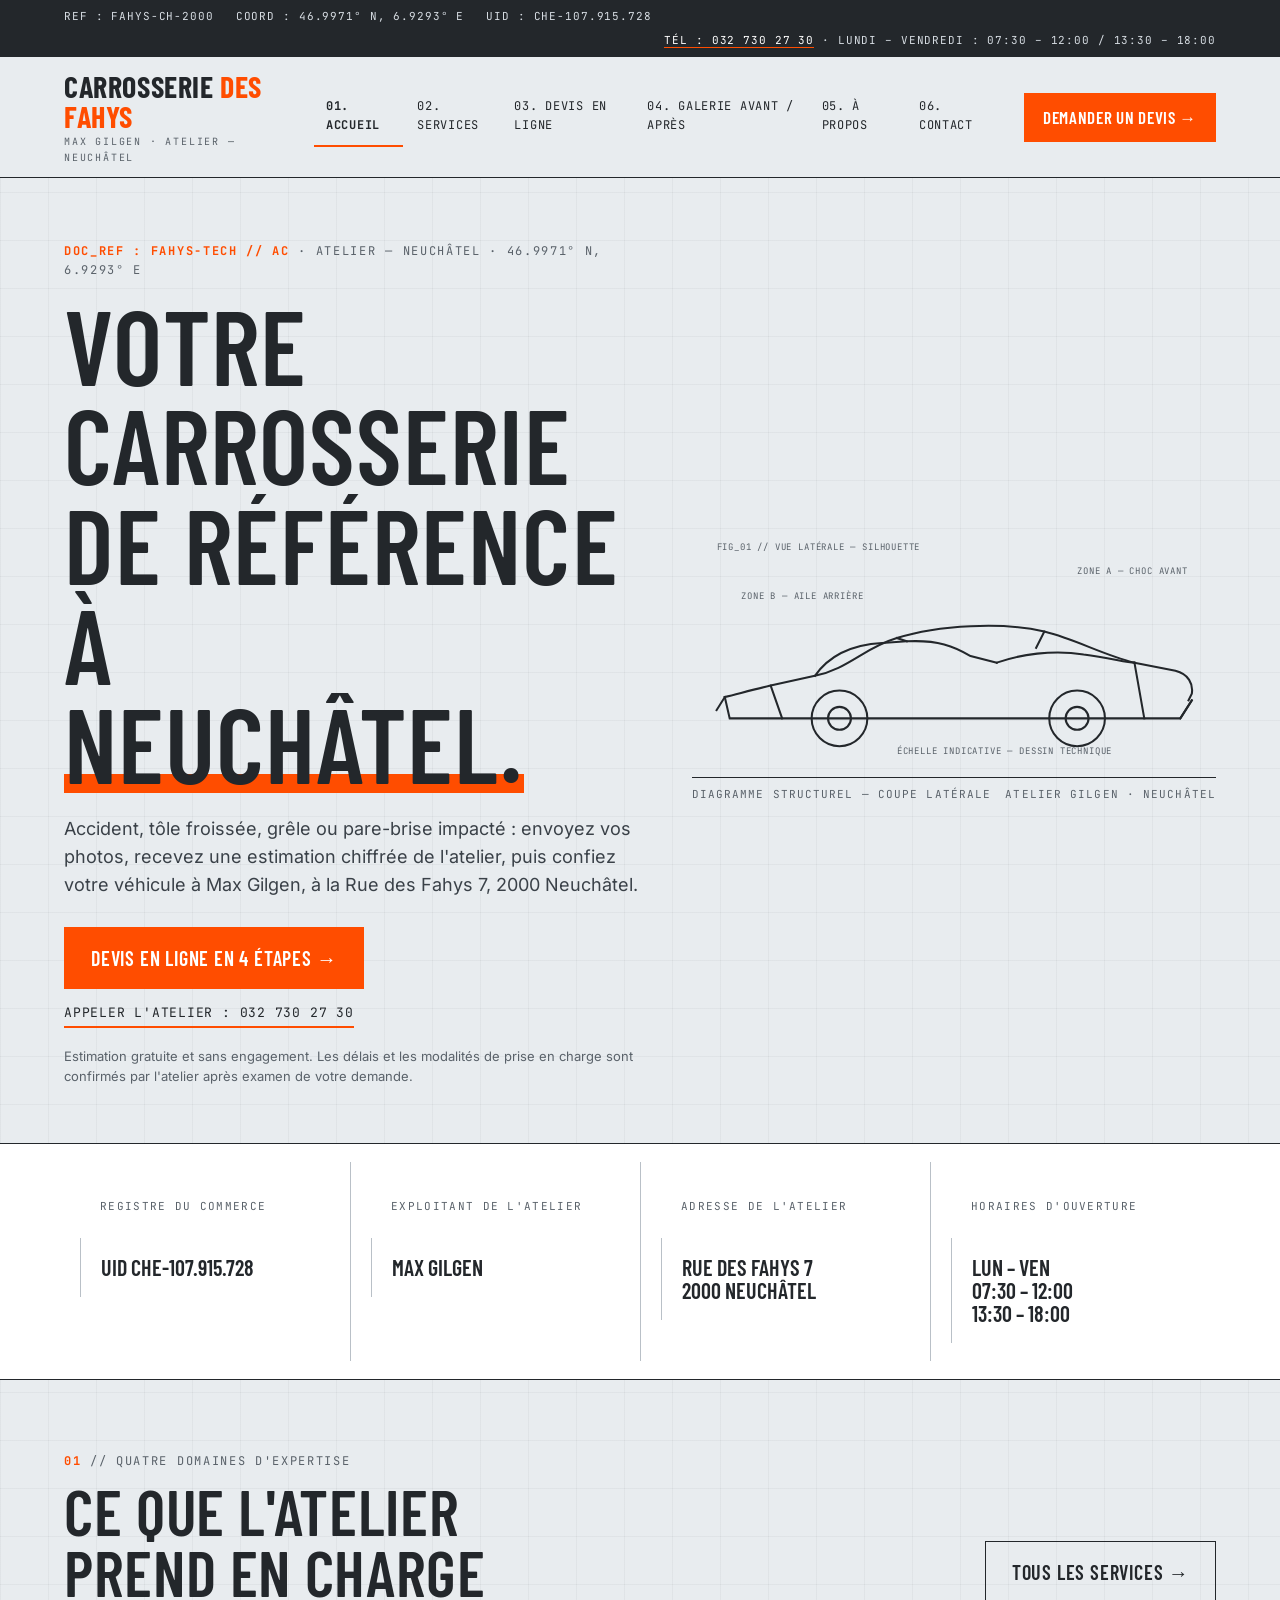
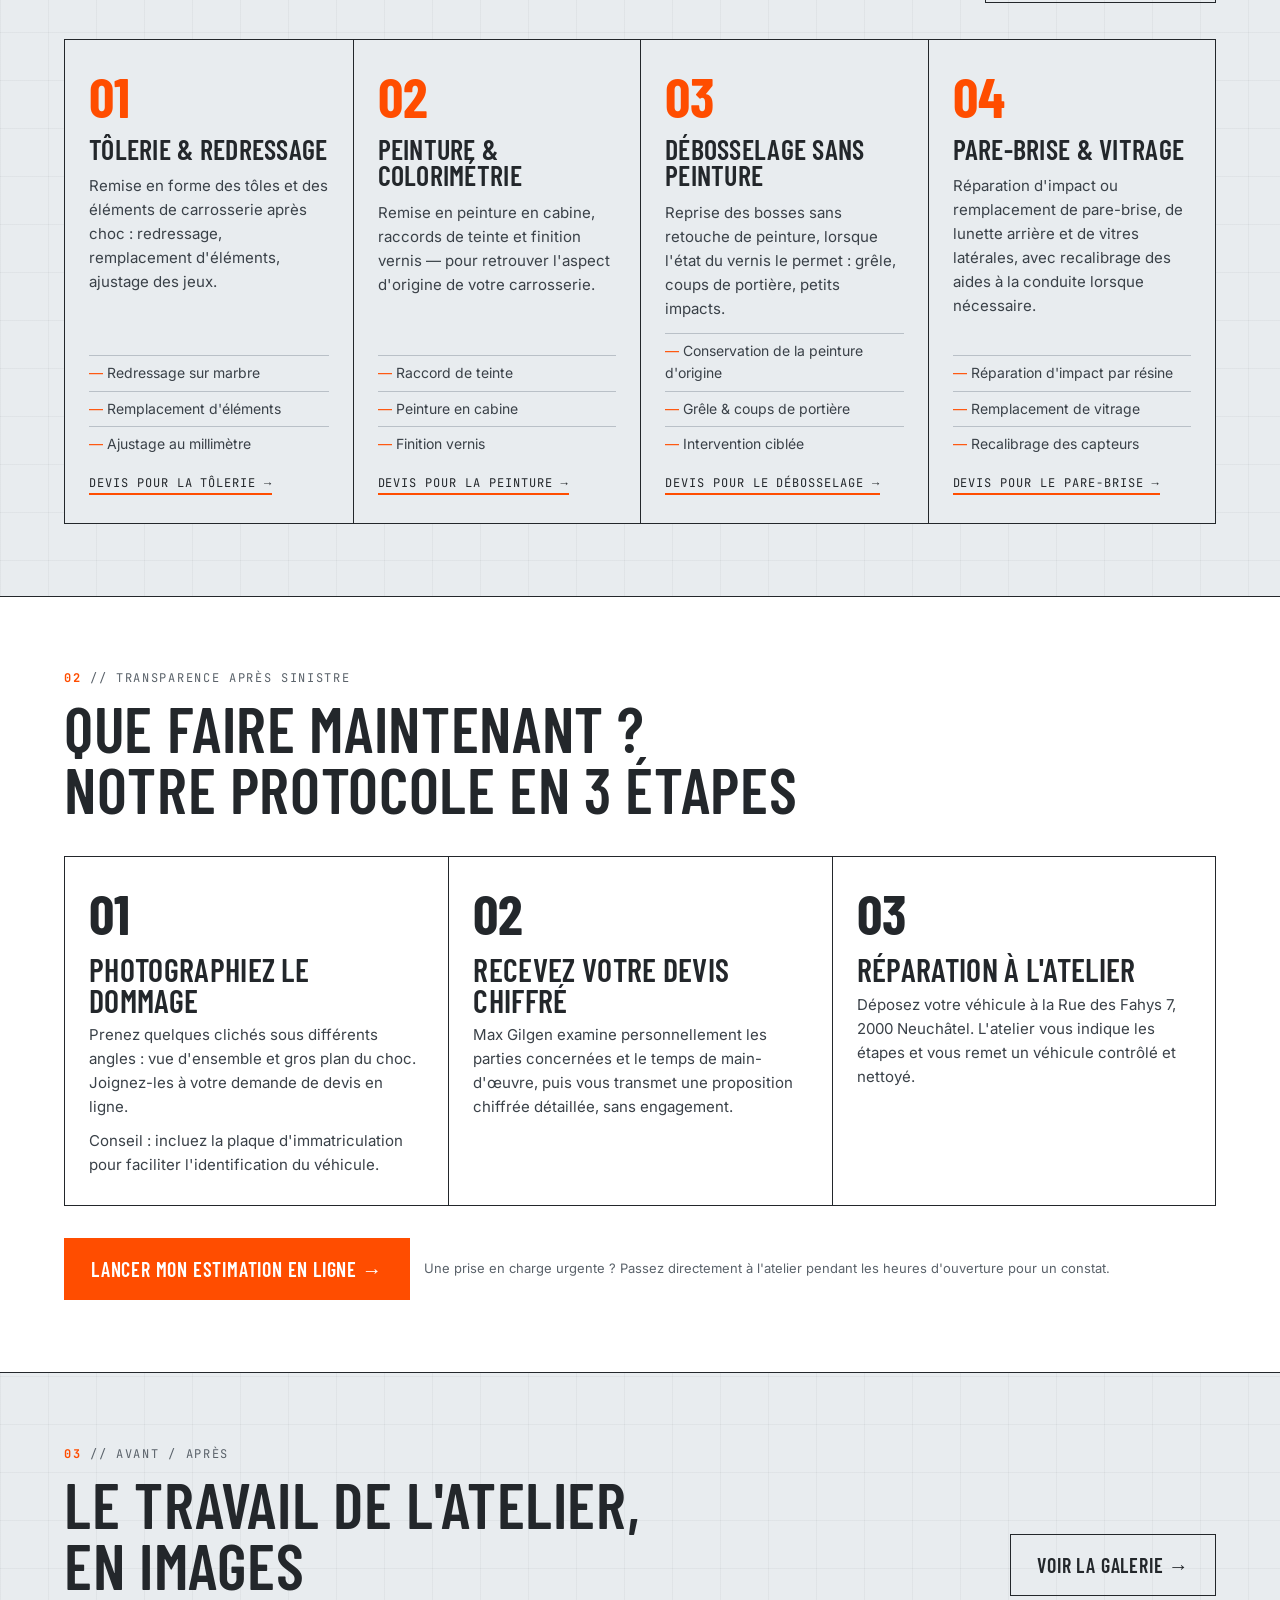
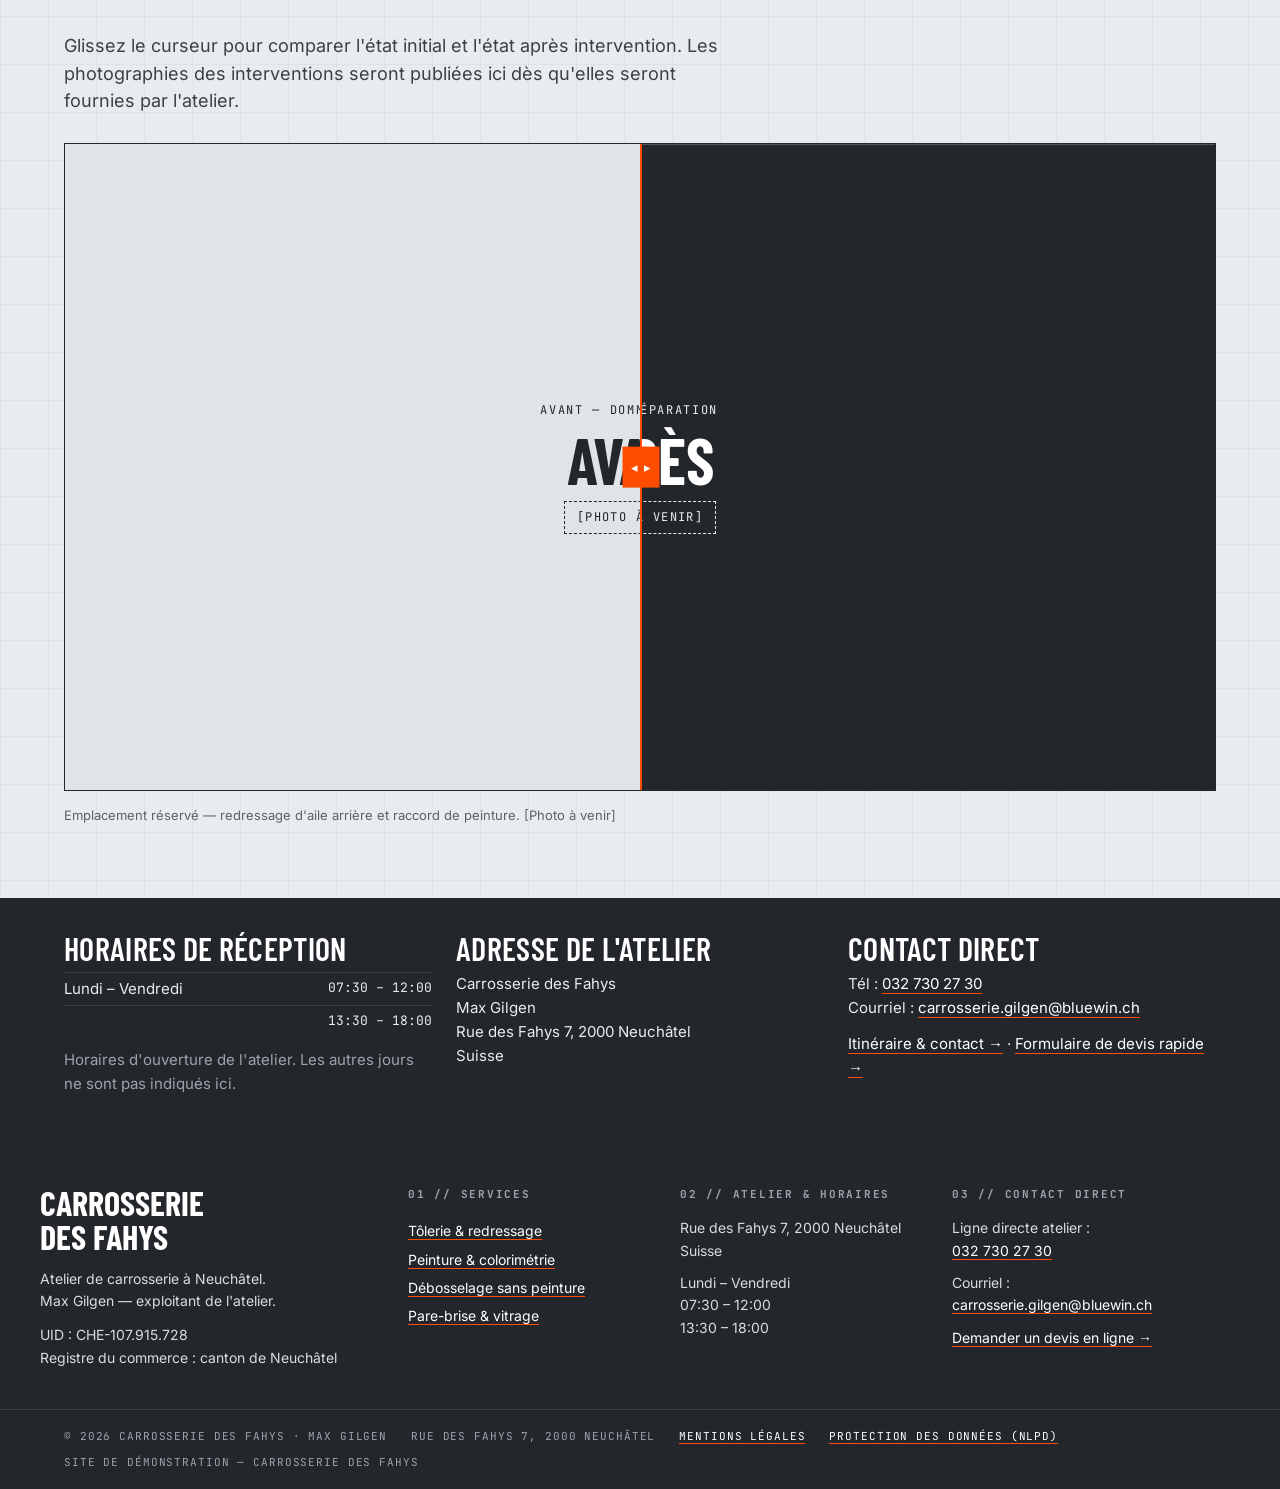
<file: index.html>
<!DOCTYPE html>
<html lang="fr-CH">
<head>
<meta charset="utf-8">
<meta name="viewport" content="width=device-width, initial-scale=1">
<title>Accueil — Carrosserie des Fahys · Neuchâtel</title>
<meta name="description" content="Carrosserie à Neuchâtel — tôlerie, peinture, débosselage, pare-brise. Devis en ligne en 4 étapes.">
<link rel="stylesheet" href="assets/css/style.css">
<link rel="icon" href="assets/img/favicon.svg" type="image/svg+xml">
</head>
<body>
<a class="skip" href="#contenu">Aller au contenu</a>
<div class="util"><div class="wrap">
<span>REF : FAHYS-CH-2000</span><span>COORD : 46.9971° N, 6.9293° E</span><span>UID : CHE-107.915.728</span>
<span class="u-r"><a href="tel:+41327302730">Tél : 032 730 27 30</a> · Lundi – Vendredi : 07:30 – 12:00 / 13:30 – 18:00</span>
</div></div>
<header class="site"><div class="wrap">
<a class="logo" href="index.html" aria-label="Carrosserie des Fahys — Accueil"><b>Carrosserie <em>des Fahys</em></b><span>Max Gilgen · Atelier — Neuchâtel</span></a>
<nav class="main" aria-label="Navigation principale"><a href="index.html" class="on">01. Accueil</a><a href="services.html" class="">02. Services</a><a href="devis.html" class="">03. Devis en ligne</a><a href="galerie.html" class="">04. Galerie avant / après</a><a href="a-propos.html" class="">05. À propos</a><a href="contact.html" class="">06. Contact</a></nav>
<a class="btn" href="devis.html">Demander un devis →</a>
<button class="burger" aria-label="Ouvrir le menu" aria-expanded="false"><i></i><i></i><i></i></button>
</div>
<nav class="mobilenav" aria-label="Navigation mobile"><a href="index.html" class="on"><span>01. Accueil</span><span>→</span></a><a href="services.html" class=""><span>02. Services</span><span>→</span></a><a href="devis.html" class=""><span>03. Devis en ligne</span><span>→</span></a><a href="galerie.html" class=""><span>04. Galerie avant / après</span><span>→</span></a><a href="a-propos.html" class=""><span>05. À propos</span><span>→</span></a><a href="contact.html" class=""><span>06. Contact</span><span>→</span></a></nav>
</header>
<main id="contenu">

<section class="hero"><div class="wrap grid">
<div>
<p class="kicker"><b>DOC_REF : FAHYS-TECH // AC</b> · Atelier — Neuchâtel · 46.9971° N, 6.9293° E</p>
<h1 style="margin-top:14px"><span class="line"><span>Votre carrosserie</span></span><span class="line"><span>de référence à</span></span><span class="line"><span><span class="u">Neuchâtel.</span></span></span></h1>
<p class="lede">Accident, tôle froissée, grêle ou pare-brise impacté : envoyez vos photos, recevez une estimation chiffrée de l'atelier, puis confiez votre véhicule à Max Gilgen, à la Rue des Fahys 7, 2000 Neuchâtel.</p>
<div class="hero-cta">
<a class="btn" href="devis.html">Devis en ligne en 4 étapes →</a>
<a class="tel" href="tel:+41327302730">Appeler l'atelier : 032 730 27 30</a>
</div>
<p class="note" style="margin-top:18px">Estimation gratuite et sans engagement. Les délais et les modalités de prise en charge sont confirmés par l'atelier après examen de votre demande.</p>
</div>
<div class="herofig"><svg viewBox="0 0 640 300" role="img" aria-label="Dessin technique — silhouette de voiture, vue latérale" class="draw">
<g fill="none" stroke="#23272B" stroke-width="2.5" stroke-linecap="square">
<path class="d1" d="M40 210 C60 205 78 200 96 196 L150 184 C190 176 210 150 250 138 C300 122 380 118 430 130 C470 140 500 158 540 168 L590 178 C606 182 612 194 610 206 L606 214"/>
<path class="d2" d="M40 210 L46 236 L596 236 L610 214"/>
<path class="d3" d="M150 184 C168 158 196 146 232 144 L262 142 C300 140 320 148 340 160 L372 168"/>
<path class="d3" d="M372 168 C400 158 440 152 478 158 C510 162 530 168 540 168"/>
<path class="d2" d="M96 196 L110 236 M540 168 L552 236"/>
<circle class="d4" cx="180" cy="236" r="34"/><circle class="d4" cx="180" cy="236" r="14"/>
<circle class="d4" cx="470" cy="236" r="34"/><circle class="d4" cx="470" cy="236" r="14"/>
<path class="d4" d="M250 138 L262 142 M430 130 L420 150"/>
<path class="d5" d="M596 236 L610 214 M40 210 L30 226"/>
</g>
<g font-family="JetBrains Mono, monospace" font-size="11" fill="#5A626A" letter-spacing="1">
<text class="dim d1" x="30" y="30">FIG_01 // VUE LATÉRALE — SILHOUETTE</text>
<text class="dim d2" x="470" y="60">ZONE A — CHOC AVANT</text>
<text class="dim d2" x="60" y="90">ZONE B — AILE ARRIÈRE</text>
<text class="dim d3" x="250" y="280">ÉCHELLE INDICATIVE — DESSIN TECHNIQUE</text>
</g>
<g stroke="#FF4D00" stroke-width="1.5">
<line class="dim d1" x1="40" y1="262" x2="610" y2="262"/><line class="dim d1" x1="40" y1="256" x2="40" y2="268"/><line class="dim d1" x1="610" y1="256" x2="610" y2="268"/>
<line class="dim d2" x1="180" y1="196" x2="180" y2="180"/><line class="dim d2" x1="470" y1="196" x2="470" y2="180"/>
</g>
</svg>
<div class="figcap"><span>Diagramme structurel — coupe latérale</span><span>Atelier Gilgen · Neuchâtel</span></div>
</div>
</div></section>

<section class="trust" aria-label="Repères vérifiés"><div class="wrap">
<div><div class="t">Registre du commerce</div><div class="v">UID CHE-107.915.728</div></div>
<div><div class="t">Exploitant de l'atelier</div><div class="v">Max Gilgen</div></div>
<div><div class="t">Adresse de l'atelier</div><div class="v">Rue des Fahys 7<br>2000 Neuchâtel</div></div>
<div><div class="t">Horaires d'ouverture</div><div class="v">Lun – Ven<br>07:30 – 12:00<br>13:30 – 18:00</div></div>
</div></section>

<section class="block"><div class="wrap">
<div class="sec-head"><div><p class="kicker"><b>01</b> // Quatre domaines d'expertise</p><h2>Ce que l'atelier<br>prend en charge</h2></div>
<a class="btn ghost" href="services.html">Tous les services →</a></div>
<div class="cards">
<article class="card"><span class="n">01</span><h3>Tôlerie &amp; redressage</h3><p>Remise en forme des tôles et des éléments de carrosserie après choc : redressage, remplacement d'éléments, ajustage des jeux.</p><ul><li>Redressage sur marbre</li><li>Remplacement d'éléments</li><li>Ajustage au millimètre</li></ul><a class="cta" href="devis.html?service=tolerie">Devis pour la tôlerie →</a></article>
<article class="card"><span class="n">02</span><h3>Peinture &amp; colorimétrie</h3><p>Remise en peinture en cabine, raccords de teinte et finition vernis — pour retrouver l'aspect d'origine de votre carrosserie.</p><ul><li>Raccord de teinte</li><li>Peinture en cabine</li><li>Finition vernis</li></ul><a class="cta" href="devis.html?service=peinture">Devis pour la peinture →</a></article>
<article class="card"><span class="n">03</span><h3>Débosselage sans peinture</h3><p>Reprise des bosses sans retouche de peinture, lorsque l'état du vernis le permet : grêle, coups de portière, petits impacts.</p><ul><li>Conservation de la peinture d'origine</li><li>Grêle &amp; coups de portière</li><li>Intervention ciblée</li></ul><a class="cta" href="devis.html?service=debosselage">Devis pour le débosselage →</a></article>
<article class="card"><span class="n">04</span><h3>Pare-brise &amp; vitrage</h3><p>Réparation d'impact ou remplacement de pare-brise, de lunette arrière et de vitres latérales, avec recalibrage des aides à la conduite lorsque nécessaire.</p><ul><li>Réparation d'impact par résine</li><li>Remplacement de vitrage</li><li>Recalibrage des capteurs</li></ul><a class="cta" href="devis.html?service=pare-brise">Devis pour le pare-brise →</a></article>
</div>
</div></section>

<section class="block" style="background:var(--white)"><div class="wrap">
<div class="sec-head"><div><p class="kicker"><b>02</b> // Transparence après sinistre</p><h2>Que faire maintenant ?<br>Notre protocole en 3 étapes</h2></div></div>
<div class="steps">
<div class="step"><span class="n">01</span><h3>Photographiez le dommage</h3><p>Prenez quelques clichés sous différents angles : vue d'ensemble et gros plan du choc. Joignez-les à votre demande de devis en ligne.</p><p class="note" style="margin-top:10px">Conseil : incluez la plaque d'immatriculation pour faciliter l'identification du véhicule.</p></div>
<div class="step"><span class="n">02</span><h3>Recevez votre devis chiffré</h3><p>Max Gilgen examine personnellement les parties concernées et le temps de main-d'œuvre, puis vous transmet une proposition chiffrée détaillée, sans engagement.</p></div>
<div class="step"><span class="n">03</span><h3>Réparation à l'atelier</h3><p>Déposez votre véhicule à la Rue des Fahys 7, 2000 Neuchâtel. L'atelier vous indique les étapes et vous remet un véhicule contrôlé et nettoyé.</p></div>
</div>
<div style="margin-top:32px;display:flex;flex-wrap:wrap;gap:14px;align-items:center">
<a class="btn" href="devis.html">Lancer mon estimation en ligne →</a>
<span class="note">Une prise en charge urgente ? Passez directement à l'atelier pendant les heures d'ouverture pour un constat.</span>
</div>
</div></section>

<section class="block"><div class="wrap">
<div class="sec-head"><div><p class="kicker"><b>03</b> // Avant / après</p><h2>Le travail de l'atelier,<br>en images</h2></div>
<a class="btn ghost" href="galerie.html">Voir la galerie →</a></div>
<p class="lede" style="margin-bottom:28px">Glissez le curseur pour comparer l'état initial et l'état après intervention. Les photographies des interventions seront publiées ici dès qu'elles seront fournies par l'atelier.</p>
<div class="ba" style="--pos:50%">
<div class="pane before"><span class="lbl">Avant — dommage initial</span><span class="big">Avant</span><span class="hat">[Photo à venir]</span></div>
<div class="pane after"><span class="lbl">Après — réparation</span><span class="big">Après</span><span class="hat">[Photo à venir]</span></div>
<div class="handle" aria-hidden="true"></div>
<input type="range" min="2" max="98" value="50" aria-label="Comparer avant et après — glisser le curseur">
</div>
<p class="note" style="margin-top:14px">Emplacement réservé — redressage d'aile arrière et raccord de peinture. [Photo à venir]</p>
</div></section>

<section class="hoursbar"><div class="wrap">
<div><h3>Horaires de réception</h3>
<table><tr><td>Lundi – Vendredi</td><td>07:30 – 12:00</td></tr><tr><td>&nbsp;</td><td>13:30 – 18:00</td></tr></table>
<p class="note" style="color:#9AA4AD;margin-top:10px">Horaires d'ouverture de l'atelier. Les autres jours ne sont pas indiqués ici.</p></div>
<div><h3>Adresse de l'atelier</h3><p>Carrosserie des Fahys<br>Max Gilgen<br>Rue des Fahys 7, 2000 Neuchâtel<br>Suisse</p></div>
<div><h3>Contact direct</h3><p>Tél : <a href="tel:+41327302730">032 730 27 30</a><br>Courriel : <a href="mailto:carrosserie.gilgen@bluewin.ch">carrosserie.gilgen@bluewin.ch</a></p><p style="margin-top:12px"><a href="contact.html">Itinéraire &amp; contact →</a> · <a href="devis.html">Formulaire de devis rapide →</a></p></div>
</div></section>

</main>
<footer class="site">
<div class="wrap cols">
<div>
<div class="fname">Carrosserie<br>des Fahys</div>
<p style="margin-top:14px">Atelier de carrosserie à Neuchâtel.<br>Max Gilgen — exploitant de l'atelier.</p>
<p style="margin-top:12px">UID : CHE-107.915.728<br>Registre du commerce : canton de Neuchâtel</p>
</div>
<div>
<h4>01 // Services</h4>
<ul>
<li><a href="services.html#tolerie">Tôlerie &amp; redressage</a></li>
<li><a href="services.html#peinture">Peinture &amp; colorimétrie</a></li>
<li><a href="services.html#debosselage">Débosselage sans peinture</a></li>
<li><a href="services.html#pare-brise">Pare-brise &amp; vitrage</a></li>
</ul>
</div>
<div>
<h4>02 // Atelier &amp; horaires</h4>
<p>Rue des Fahys 7, 2000 Neuchâtel<br>Suisse</p>
<p style="margin-top:10px">Lundi – Vendredi<br>07:30 – 12:00<br>13:30 – 18:00</p>
</div>
<div>
<h4>03 // Contact direct</h4>
<p>Ligne directe atelier :<br><a href="tel:+41327302730">032 730 27 30</a></p>
<p style="margin-top:10px">Courriel :<br><a href="mailto:carrosserie.gilgen@bluewin.ch">carrosserie.gilgen@bluewin.ch</a></p>
<p style="margin-top:10px"><a href="devis.html">Demander un devis en ligne →</a></p>
</div>
</div>
<div class="base"><div class="wrap">
<span>© 2026 Carrosserie des Fahys · Max Gilgen</span>
<span>Rue des Fahys 7, 2000 Neuchâtel</span>
<span><a href="mentions-legales.html">Mentions légales</a></span>
<span><a href="mentions-legales.html#donnees">Protection des données (nLPD)</a></span>
<span>Site de démonstration — Carrosserie des Fahys</span>
</div></div>
</footer>
<script src="assets/js/main.js"></script>
</body>
</html>
</file>
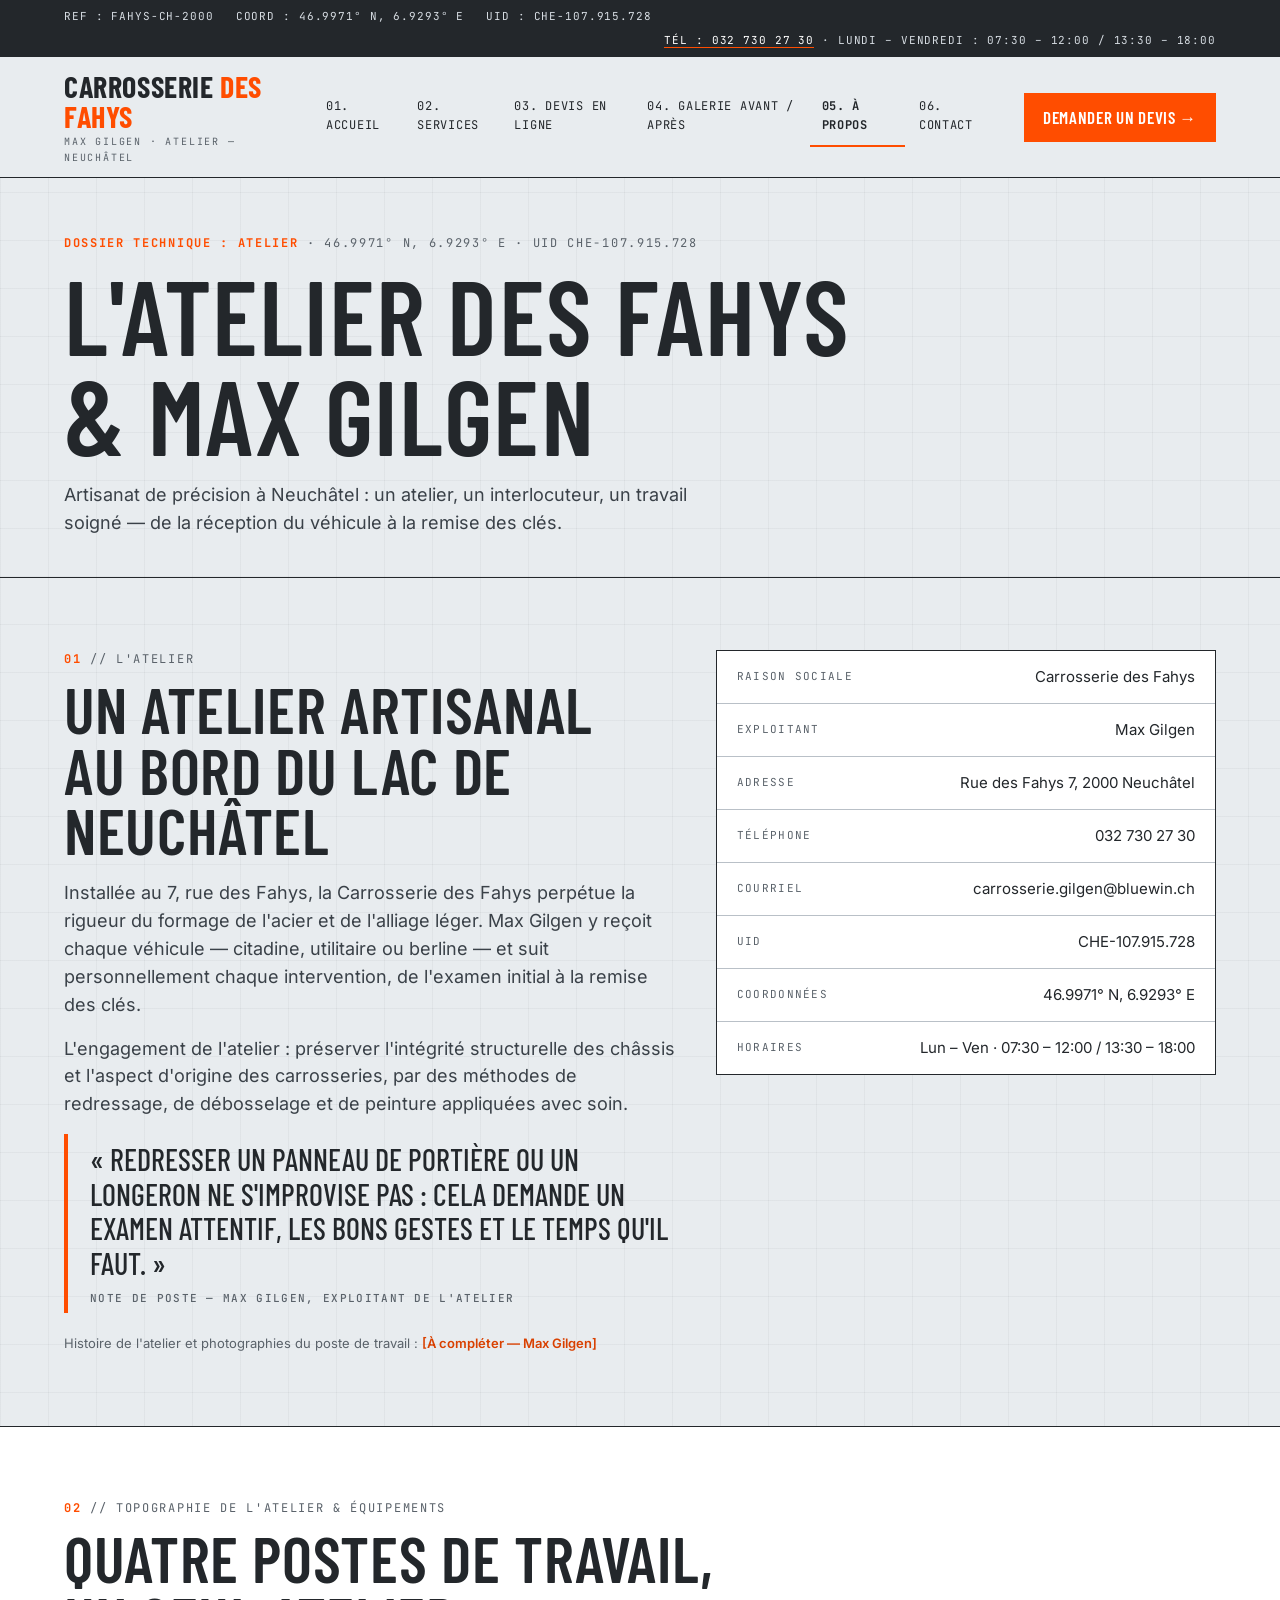
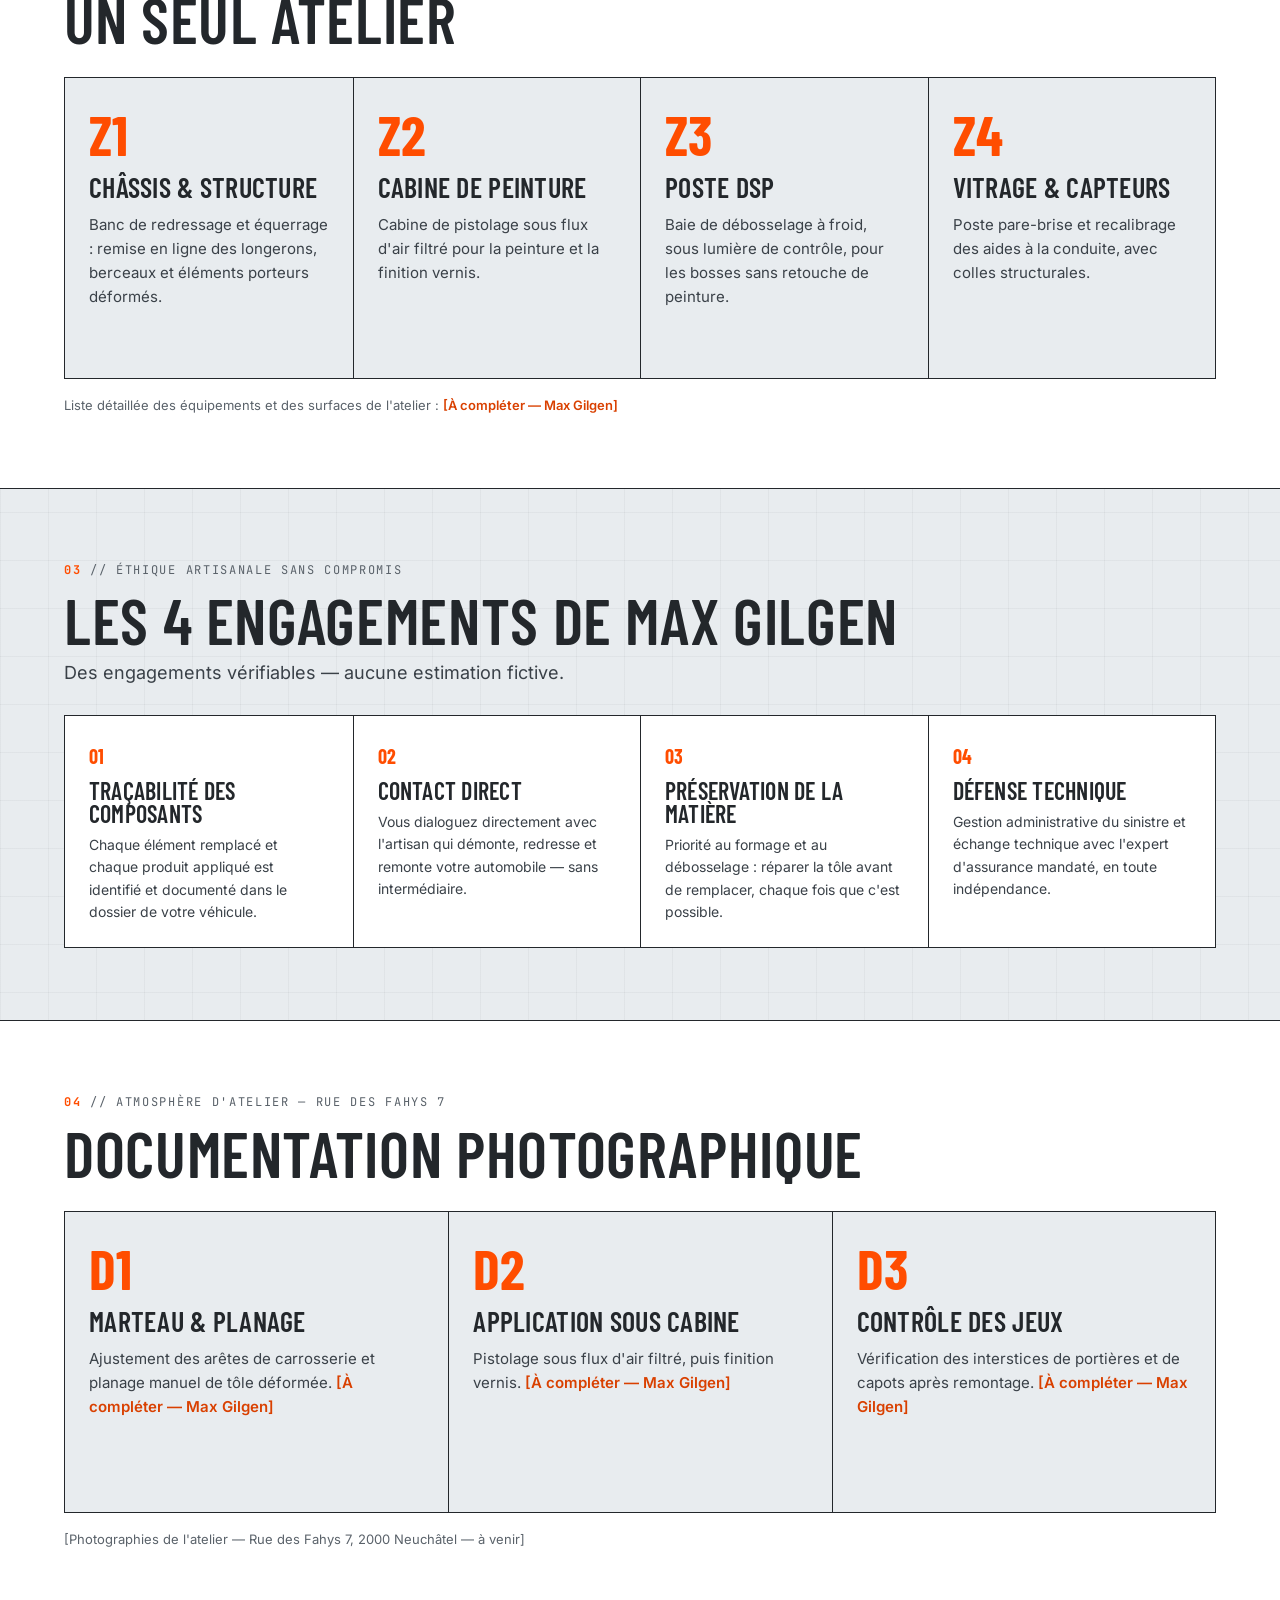
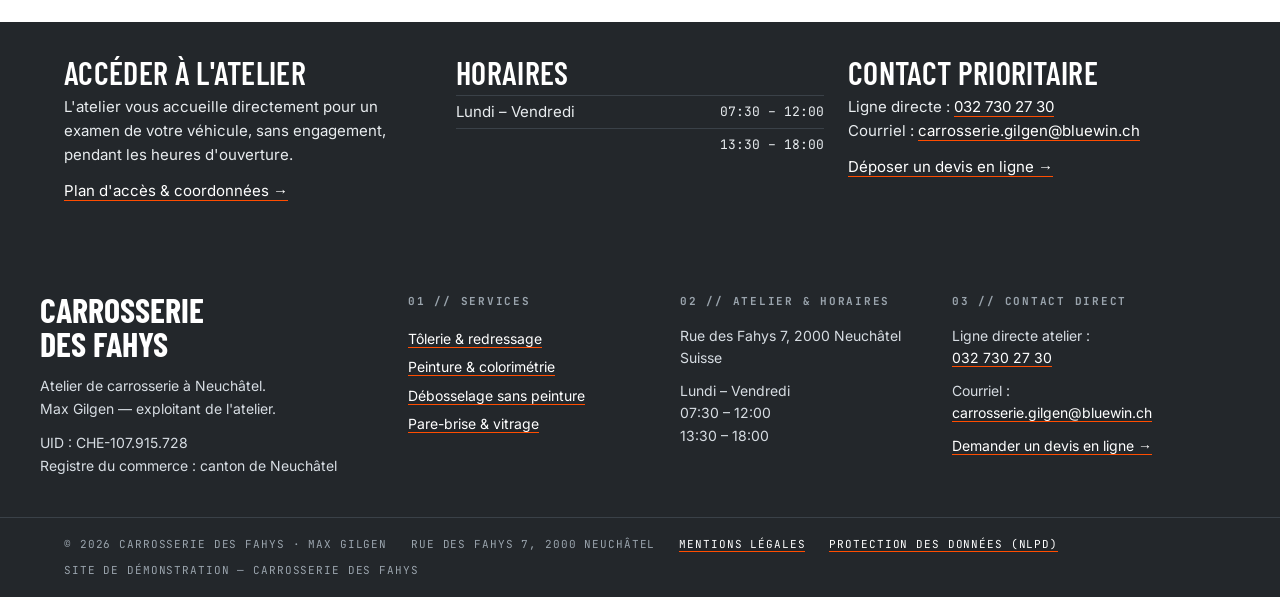
<file: a-propos.html>
<!DOCTYPE html>
<html lang="fr-CH">
<head>
<meta charset="utf-8">
<meta name="viewport" content="width=device-width, initial-scale=1">
<title>À propos — Carrosserie des Fahys · Neuchâtel</title>
<meta name="description" content="L'atelier des Fahys et Max Gilgen : artisanat de précision à Neuchâtel.">
<link rel="stylesheet" href="assets/css/style.css">
<link rel="icon" href="assets/img/favicon.svg" type="image/svg+xml">
</head>
<body>
<a class="skip" href="#contenu">Aller au contenu</a>
<div class="util"><div class="wrap">
<span>REF : FAHYS-CH-2000</span><span>COORD : 46.9971° N, 6.9293° E</span><span>UID : CHE-107.915.728</span>
<span class="u-r"><a href="tel:+41327302730">Tél : 032 730 27 30</a> · Lundi – Vendredi : 07:30 – 12:00 / 13:30 – 18:00</span>
</div></div>
<header class="site"><div class="wrap">
<a class="logo" href="index.html" aria-label="Carrosserie des Fahys — Accueil"><b>Carrosserie <em>des Fahys</em></b><span>Max Gilgen · Atelier — Neuchâtel</span></a>
<nav class="main" aria-label="Navigation principale"><a href="index.html" class="">01. Accueil</a><a href="services.html" class="">02. Services</a><a href="devis.html" class="">03. Devis en ligne</a><a href="galerie.html" class="">04. Galerie avant / après</a><a href="a-propos.html" class="on">05. À propos</a><a href="contact.html" class="">06. Contact</a></nav>
<a class="btn" href="devis.html">Demander un devis →</a>
<button class="burger" aria-label="Ouvrir le menu" aria-expanded="false"><i></i><i></i><i></i></button>
</div>
<nav class="mobilenav" aria-label="Navigation mobile"><a href="index.html" class=""><span>01. Accueil</span><span>→</span></a><a href="services.html" class=""><span>02. Services</span><span>→</span></a><a href="devis.html" class=""><span>03. Devis en ligne</span><span>→</span></a><a href="galerie.html" class=""><span>04. Galerie avant / après</span><span>→</span></a><a href="a-propos.html" class="on"><span>05. À propos</span><span>→</span></a><a href="contact.html" class=""><span>06. Contact</span><span>→</span></a></nav>
</header>
<main id="contenu">

<section class="pagehead"><div class="wrap">
<p class="kicker"><b>Dossier technique : atelier</b> · 46.9971° N, 6.9293° E · UID CHE-107.915.728</p>
<h1>L'atelier des Fahys<br>&amp; Max Gilgen</h1>
<p class="lede">Artisanat de précision à Neuchâtel : un atelier, un interlocuteur, un travail soigné — de la réception du véhicule à la remise des clés.</p>
</div></section>

<section class="block"><div class="wrap about-grid">
<div>
<p class="kicker"><b>01</b> // L'atelier</p>
<h2 style="margin:10px 0 18px">Un atelier artisanal<br>au bord du lac de Neuchâtel</h2>
<p class="lede" style="margin-bottom:16px">Installée au 7, rue des Fahys, la Carrosserie des Fahys perpétue la rigueur du formage de l'acier et de l'alliage léger. Max Gilgen y reçoit chaque véhicule — citadine, utilitaire ou berline — et suit personnellement chaque intervention, de l'examen initial à la remise des clés.</p>
<p class="lede" style="margin-bottom:16px">L'engagement de l'atelier : préserver l'intégrité structurelle des châssis et l'aspect d'origine des carrosseries, par des méthodes de redressage, de débosselage et de peinture appliquées avec soin.</p>
<blockquote>« Redresser un panneau de portière ou un longeron ne s'improvise pas : cela demande un examen attentif, les bons gestes et le temps qu'il faut. »<cite>Note de poste — Max Gilgen, exploitant de l'atelier</cite></blockquote>
<p class="note" style="margin-top:20px">Histoire de l'atelier et photographies du poste de travail : <span class="ph">[À compléter — Max Gilgen]</span></p>
</div>
<div class="spec" aria-label="Fiche de l'atelier">
<div><span class="k">Raison sociale</span><span>Carrosserie des Fahys</span></div>
<div><span class="k">Exploitant</span><span>Max Gilgen</span></div>
<div><span class="k">Adresse</span><span>Rue des Fahys 7, 2000 Neuchâtel</span></div>
<div><span class="k">Téléphone</span><span>032 730 27 30</span></div>
<div><span class="k">Courriel</span><span>carrosserie.gilgen@bluewin.ch</span></div>
<div><span class="k">UID</span><span>CHE-107.915.728</span></div>
<div><span class="k">Coordonnées</span><span>46.9971° N, 6.9293° E</span></div>
<div><span class="k">Horaires</span><span>Lun – Ven · 07:30 – 12:00 / 13:30 – 18:00</span></div>
</div>
</div></section>

<section class="block" style="background:var(--white)"><div class="wrap">
<p class="kicker"><b>02</b> // Topographie de l'atelier &amp; équipements</p>
<h2 style="margin:10px 0 28px">Quatre postes de travail,<br>un seul atelier</h2>
<div class="cards c4">
<article class="card"><span class="n">Z1</span><h3>Châssis &amp; structure</h3><p>Banc de redressage et équerrage : remise en ligne des longerons, berceaux et éléments porteurs déformés.</p></article>
<article class="card"><span class="n">Z2</span><h3>Cabine de peinture</h3><p>Cabine de pistolage sous flux d'air filtré pour la peinture et la finition vernis.</p></article>
<article class="card"><span class="n">Z3</span><h3>Poste DSP</h3><p>Baie de débosselage à froid, sous lumière de contrôle, pour les bosses sans retouche de peinture.</p></article>
<article class="card"><span class="n">Z4</span><h3>Vitrage &amp; capteurs</h3><p>Poste pare-brise et recalibrage des aides à la conduite, avec colles structurales.</p></article>
</div>
<p class="note" style="margin-top:16px">Liste détaillée des équipements et des surfaces de l'atelier : <span class="ph">[À compléter — Max Gilgen]</span></p>
</div></section>

<section class="block"><div class="wrap">
<p class="kicker"><b>03</b> // Éthique artisanale sans compromis</p>
<h2 style="margin:10px 0 8px">Les 4 engagements de Max Gilgen</h2>
<p class="lede">Des engagements vérifiables — aucune estimation fictive.</p>
<div class="values">
<div class="value"><span class="num">01</span><h3>Traçabilité des composants</h3><p>Chaque élément remplacé et chaque produit appliqué est identifié et documenté dans le dossier de votre véhicule.</p></div>
<div class="value"><span class="num">02</span><h3>Contact direct</h3><p>Vous dialoguez directement avec l'artisan qui démonte, redresse et remonte votre automobile — sans intermédiaire.</p></div>
<div class="value"><span class="num">03</span><h3>Préservation de la matière</h3><p>Priorité au formage et au débosselage : réparer la tôle avant de remplacer, chaque fois que c'est possible.</p></div>
<div class="value"><span class="num">04</span><h3>Défense technique</h3><p>Gestion administrative du sinistre et échange technique avec l'expert d'assurance mandaté, en toute indépendance.</p></div>
</div>
</div></section>

<section class="block" style="background:var(--white)"><div class="wrap">
<p class="kicker"><b>04</b> // Atmosphère d'atelier — Rue des Fahys 7</p>
<h2 style="margin:10px 0 28px">Documentation photographique</h2>
<div class="cards c3">
<article class="card"><span class="n">D1</span><h3>Marteau &amp; planage</h3><p>Ajustement des arêtes de carrosserie et planage manuel de tôle déformée. <span class="ph">[À compléter — Max Gilgen]</span></p></article>
<article class="card"><span class="n">D2</span><h3>Application sous cabine</h3><p>Pistolage sous flux d'air filtré, puis finition vernis. <span class="ph">[À compléter — Max Gilgen]</span></p></article>
<article class="card"><span class="n">D3</span><h3>Contrôle des jeux</h3><p>Vérification des interstices de portières et de capots après remontage. <span class="ph">[À compléter — Max Gilgen]</span></p></article>
</div>
<p class="note" style="margin-top:16px">[Photographies de l'atelier — Rue des Fahys 7, 2000 Neuchâtel — à venir]</p>
</div></section>

<section class="hoursbar"><div class="wrap">
<div><h3>Accéder à l'atelier</h3><p>L'atelier vous accueille directement pour un examen de votre véhicule, sans engagement, pendant les heures d'ouverture.</p><p style="margin-top:12px"><a href="contact.html">Plan d'accès &amp; coordonnées →</a></p></div>
<div><h3>Horaires</h3><table><tr><td>Lundi – Vendredi</td><td>07:30 – 12:00</td></tr><tr><td>&nbsp;</td><td>13:30 – 18:00</td></tr></table></div>
<div><h3>Contact prioritaire</h3><p>Ligne directe : <a href="tel:+41327302730">032 730 27 30</a><br>Courriel : <a href="mailto:carrosserie.gilgen@bluewin.ch">carrosserie.gilgen@bluewin.ch</a></p><p style="margin-top:12px"><a href="devis.html">Déposer un devis en ligne →</a></p></div>
</div></section>

</main>
<footer class="site">
<div class="wrap cols">
<div>
<div class="fname">Carrosserie<br>des Fahys</div>
<p style="margin-top:14px">Atelier de carrosserie à Neuchâtel.<br>Max Gilgen — exploitant de l'atelier.</p>
<p style="margin-top:12px">UID : CHE-107.915.728<br>Registre du commerce : canton de Neuchâtel</p>
</div>
<div>
<h4>01 // Services</h4>
<ul>
<li><a href="services.html#tolerie">Tôlerie &amp; redressage</a></li>
<li><a href="services.html#peinture">Peinture &amp; colorimétrie</a></li>
<li><a href="services.html#debosselage">Débosselage sans peinture</a></li>
<li><a href="services.html#pare-brise">Pare-brise &amp; vitrage</a></li>
</ul>
</div>
<div>
<h4>02 // Atelier &amp; horaires</h4>
<p>Rue des Fahys 7, 2000 Neuchâtel<br>Suisse</p>
<p style="margin-top:10px">Lundi – Vendredi<br>07:30 – 12:00<br>13:30 – 18:00</p>
</div>
<div>
<h4>03 // Contact direct</h4>
<p>Ligne directe atelier :<br><a href="tel:+41327302730">032 730 27 30</a></p>
<p style="margin-top:10px">Courriel :<br><a href="mailto:carrosserie.gilgen@bluewin.ch">carrosserie.gilgen@bluewin.ch</a></p>
<p style="margin-top:10px"><a href="devis.html">Demander un devis en ligne →</a></p>
</div>
</div>
<div class="base"><div class="wrap">
<span>© 2026 Carrosserie des Fahys · Max Gilgen</span>
<span>Rue des Fahys 7, 2000 Neuchâtel</span>
<span><a href="mentions-legales.html">Mentions légales</a></span>
<span><a href="mentions-legales.html#donnees">Protection des données (nLPD)</a></span>
<span>Site de démonstration — Carrosserie des Fahys</span>
</div></div>
</footer>
<script src="assets/js/main.js"></script>
</body>
</html>
</file>
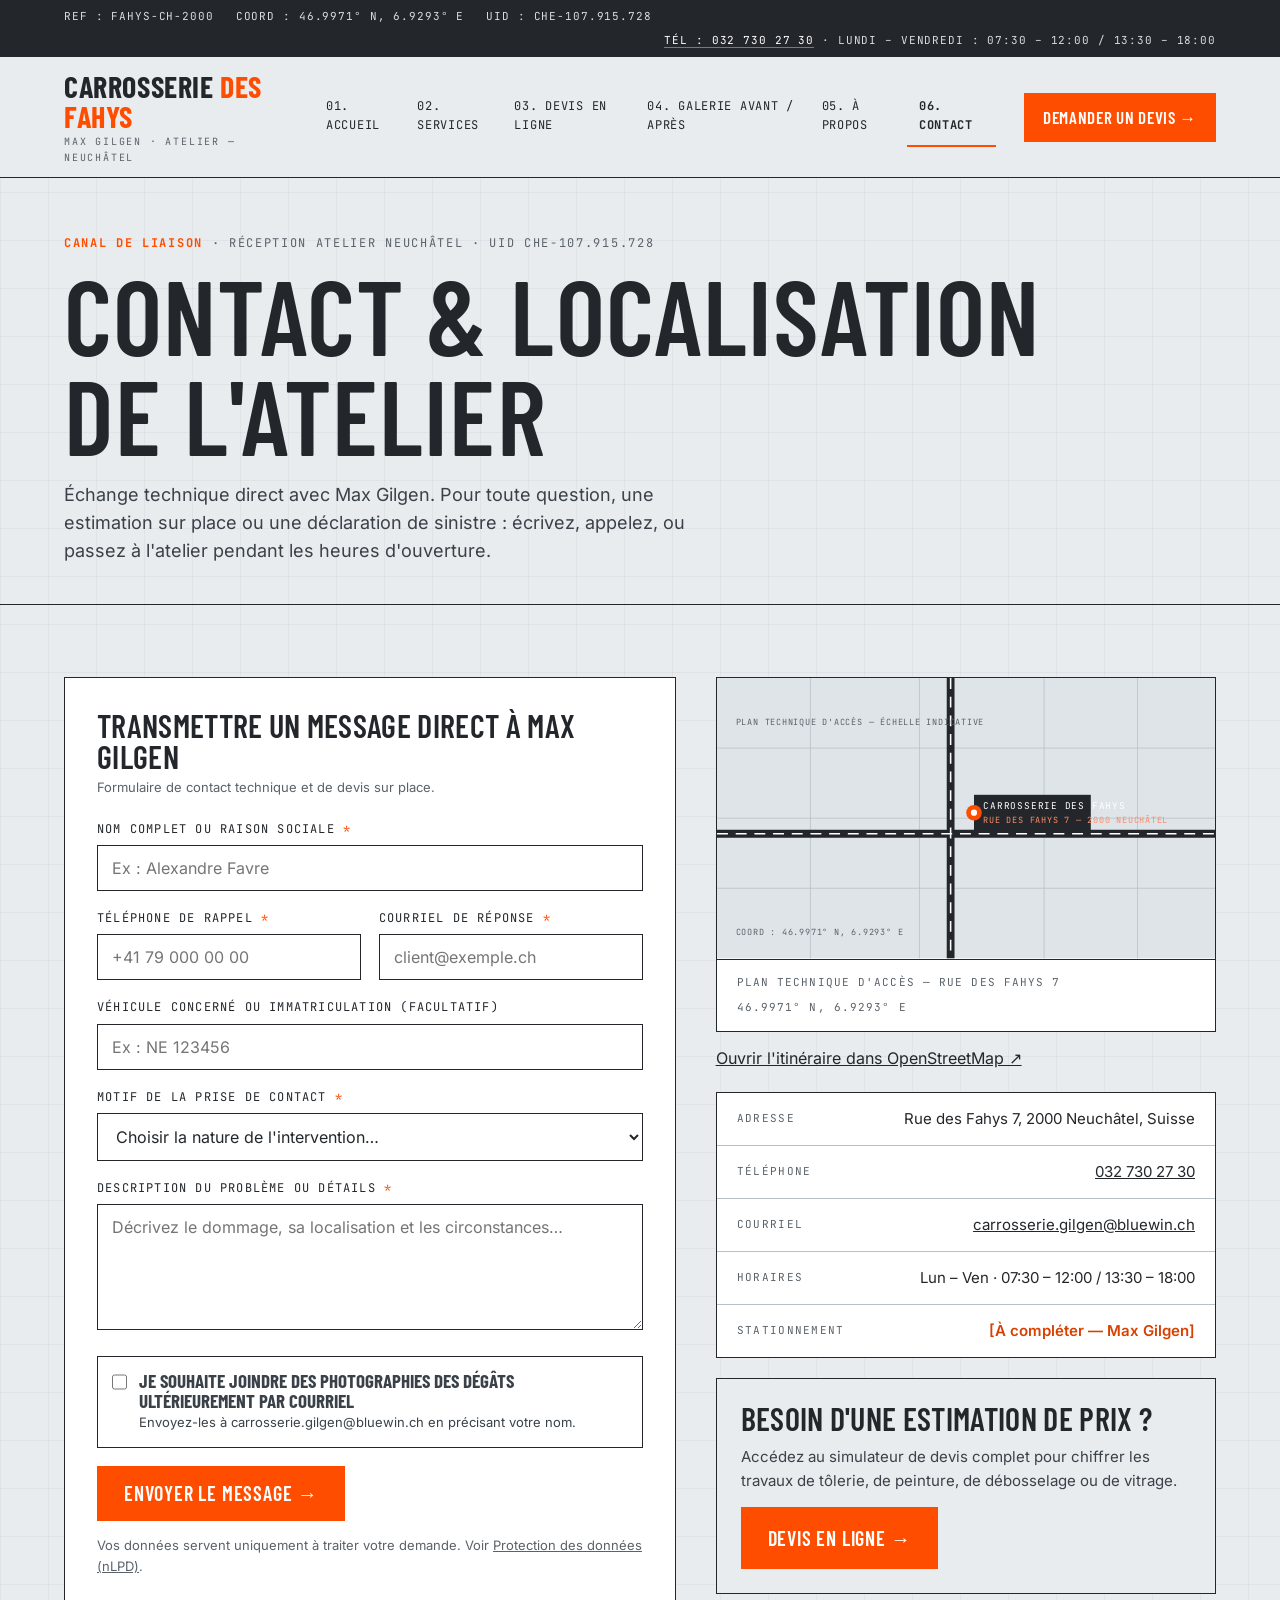
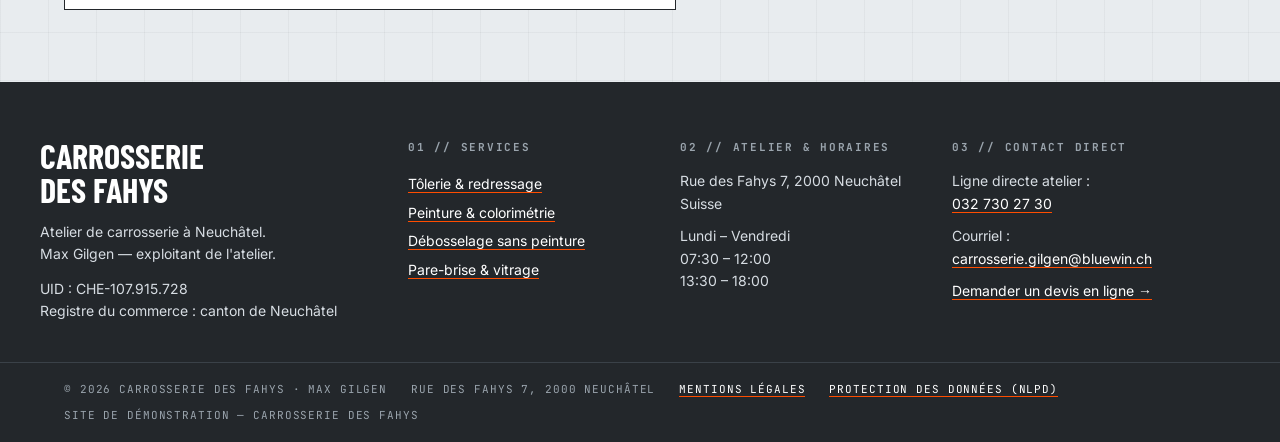
<file: contact.html>
<!DOCTYPE html>
<html lang="fr-CH">
<head>
<meta charset="utf-8">
<meta name="viewport" content="width=device-width, initial-scale=1">
<title>Contact — Carrosserie des Fahys · Neuchâtel</title>
<meta name="description" content="Contacter la Carrosserie des Fahys à Neuchâtel : téléphone, courriel, adresse, horaires.">
<link rel="stylesheet" href="assets/css/style.css">
<link rel="icon" href="assets/img/favicon.svg" type="image/svg+xml">
</head>
<body>
<a class="skip" href="#contenu">Aller au contenu</a>
<div class="util"><div class="wrap">
<span>REF : FAHYS-CH-2000</span><span>COORD : 46.9971° N, 6.9293° E</span><span>UID : CHE-107.915.728</span>
<span class="u-r"><a href="tel:+41327302730">Tél : 032 730 27 30</a> · Lundi – Vendredi : 07:30 – 12:00 / 13:30 – 18:00</span>
</div></div>
<header class="site"><div class="wrap">
<a class="logo" href="index.html" aria-label="Carrosserie des Fahys — Accueil"><b>Carrosserie <em>des Fahys</em></b><span>Max Gilgen · Atelier — Neuchâtel</span></a>
<nav class="main" aria-label="Navigation principale"><a href="index.html" class="">01. Accueil</a><a href="services.html" class="">02. Services</a><a href="devis.html" class="">03. Devis en ligne</a><a href="galerie.html" class="">04. Galerie avant / après</a><a href="a-propos.html" class="">05. À propos</a><a href="contact.html" class="on">06. Contact</a></nav>
<a class="btn" href="devis.html">Demander un devis →</a>
<button class="burger" aria-label="Ouvrir le menu" aria-expanded="false"><i></i><i></i><i></i></button>
</div>
<nav class="mobilenav" aria-label="Navigation mobile"><a href="index.html" class=""><span>01. Accueil</span><span>→</span></a><a href="services.html" class=""><span>02. Services</span><span>→</span></a><a href="devis.html" class=""><span>03. Devis en ligne</span><span>→</span></a><a href="galerie.html" class=""><span>04. Galerie avant / après</span><span>→</span></a><a href="a-propos.html" class=""><span>05. À propos</span><span>→</span></a><a href="contact.html" class="on"><span>06. Contact</span><span>→</span></a></nav>
</header>
<main id="contenu">

<section class="pagehead"><div class="wrap">
<p class="kicker"><b>Canal de liaison</b> · Réception atelier Neuchâtel · UID CHE-107.915.728</p>
<h1>Contact &amp; localisation<br>de l'atelier</h1>
<p class="lede">Échange technique direct avec Max Gilgen. Pour toute question, une estimation sur place ou une déclaration de sinistre : écrivez, appelez, ou passez à l'atelier pendant les heures d'ouverture.</p>
</div></section>

<section class="block"><div class="wrap about-grid">
<div>
<div class="formcard">
<form class="wiz" id="contact-form" novalidate>
<h3 style="margin-bottom:6px">Transmettre un message direct à Max Gilgen</h3>
<p class="note" style="margin-bottom:22px">Formulaire de contact technique et de devis sur place.</p>
<div class="field"><label for="c-nom">Nom complet ou raison sociale <span class="req">*</span></label><input id="c-nom" name="nom" type="text" placeholder="Ex : Alexandre Favre" data-required autocomplete="name"><span class="err">Ce champ est obligatoire.</span></div>
<div class="frow">
<div class="field"><label for="c-tel">Téléphone de rappel <span class="req">*</span></label><input id="c-tel" name="telephone" type="tel" placeholder="+41 79 000 00 00" data-required autocomplete="tel"><span class="err">Ce champ est obligatoire.</span></div>
<div class="field"><label for="c-email">Courriel de réponse <span class="req">*</span></label><input id="c-email" name="email" type="email" placeholder="client@exemple.ch" data-required autocomplete="email"><span class="err">Une adresse électronique valide est requise.</span></div>
</div>
<div class="field"><label for="c-veh">Véhicule concerné ou immatriculation (facultatif)</label><input id="c-veh" name="vehicule" type="text" placeholder="Ex : NE 123456"></div>
<div class="field"><label for="c-motif">Motif de la prise de contact <span class="req">*</span></label>
<select id="c-motif" name="motif" data-required>
<option value="">Choisir la nature de l'intervention…</option>
<option>Devis estimatif &amp; diagnostic carrosserie</option>
<option>Suivi de réparation en cours d'atelier</option>
<option>Gestion de sinistre &amp; déclaration d'assurance</option>
<option>Débosselage sans peinture (grêle / impact)</option>
<option>Pare-brise, optiques ou vitrage automobile</option>
<option>Autre renseignement technique</option>
</select><span class="err">Choisissez un motif.</span></div>
<div class="field"><label for="c-msg">Description du problème ou détails <span class="req">*</span></label><textarea id="c-msg" name="message" rows="5" placeholder="Décrivez le dommage, sa localisation et les circonstances…" data-required></textarea><span class="err">Ce champ est obligatoire.</span></div>
<label class="check" style="margin-bottom:18px"><input type="checkbox" id="c-photos" name="photos"><span><b>Je souhaite joindre des photographies des dégâts ultérieurement par courriel</b><span>Envoyez-les à carrosserie.gilgen@bluewin.ch en précisant votre nom.</span></span></label>
<button type="submit" class="btn">Envoyer le message →</button>
<p class="note" style="margin-top:14px">Vos données servent uniquement à traiter votre demande. Voir <a href="mentions-legales.html#donnees">Protection des données (nLPD)</a>.</p>
</form>
<div class="confirm" id="contact-confirm" role="status">
<div class="tick">✓</div>
<h2>Message transmis — merci</h2>
<p>Votre message a bien été enregistré. Max Gilgen vous recontacte pour vous indiquer la suite.</p>
<p class="note" style="margin-top:18px">Démonstration : ce formulaire n'envoie pas encore de courriel — aucune donnée n'a été transmise. Pour joindre l'atelier, appelez le <a href="tel:+41327302730">032 730 27 30</a> ou écrivez à <a href="mailto:carrosserie.gilgen@bluewin.ch">carrosserie.gilgen@bluewin.ch</a>.</p>
<div style="margin-top:24px"><a class="btn" href="index.html">← Retour à l'accueil</a></div>
</div>
</div>
</div>
<div>
<div class="mapbox"><svg viewBox="0 0 640 360" role="img" aria-label="Plan schématique d'accès à l'atelier, Rue des Fahys 7, 2000 Neuchâtel">
<rect width="640" height="360" fill="#DFE4E8"/>
<g stroke="#B9C0C7" stroke-width="1"><path d="M0 90H640M0 180H640M0 270H640M120 0V360M260 0V360M420 0V360M540 0V360"/></g>
<g stroke="#23272B" stroke-width="10" fill="none"><path d="M0 200 H640"/><path d="M300 0 V360"/></g>
<g stroke="#FFFFFF" stroke-width="2" stroke-dasharray="14 10" fill="none"><path d="M0 200 H640"/><path d="M300 0 V360"/></g>
<rect x="330" y="150" width="150" height="46" fill="#23272B"/>
<text x="342" y="168" font-family="JetBrains Mono, monospace" font-size="12" fill="#FFFFFF" letter-spacing="1">CARROSSERIE DES FAHYS</text>
<text x="342" y="186" font-family="JetBrains Mono, monospace" font-size="11" fill="#FF8B67" letter-spacing="1">RUE DES FAHYS 7 — 2000 NEUCHÂTEL</text>
<circle cx="330" cy="173" r="10" fill="#FF4D00"/><circle cx="330" cy="173" r="4" fill="#FFFFFF"/>
<text x="24" y="60" font-family="JetBrains Mono, monospace" font-size="11" fill="#5A626A" letter-spacing="1">PLAN TECHNIQUE D'ACCÈS — ÉCHELLE INDICATIVE</text>
<text x="24" y="330" font-family="JetBrains Mono, monospace" font-size="11" fill="#5A626A" letter-spacing="1">COORD : 46.9971° N, 6.9293° E</text>
</svg>
<div class="cap"><span>Plan technique d'accès — Rue des Fahys 7</span><span>46.9971° N, 6.9293° E</span></div></div>
<p style="margin-top:14px"><a href="https://www.openstreetmap.org/?mlat=46.9971&amp;mlon=6.9293#map=16/46.9971/6.9293" target="_blank" rel="noopener">Ouvrir l'itinéraire dans OpenStreetMap ↗</a></p>
<div class="spec" style="margin-top:20px">
<div><span class="k">Adresse</span><span>Rue des Fahys 7, 2000 Neuchâtel, Suisse</span></div>
<div><span class="k">Téléphone</span><span><a href="tel:+41327302730">032 730 27 30</a></span></div>
<div><span class="k">Courriel</span><span><a href="mailto:carrosserie.gilgen@bluewin.ch">carrosserie.gilgen@bluewin.ch</a></span></div>
<div><span class="k">Horaires</span><span>Lun – Ven · 07:30 – 12:00 / 13:30 – 18:00</span></div>
<div><span class="k">Stationnement</span><span class="ph">[À compléter — Max Gilgen]</span></div>
</div>
<div class="summary" style="margin-top:20px">
<h3>Besoin d'une estimation de prix ?</h3>
<p style="font-size:15px;color:var(--ink2)">Accédez au simulateur de devis complet pour chiffrer les travaux de tôlerie, de peinture, de débosselage ou de vitrage.</p>
<p style="margin-top:14px"><a class="btn" href="devis.html">Devis en ligne →</a></p>
</div>
</div>
</div></section>

</main>
<footer class="site">
<div class="wrap cols">
<div>
<div class="fname">Carrosserie<br>des Fahys</div>
<p style="margin-top:14px">Atelier de carrosserie à Neuchâtel.<br>Max Gilgen — exploitant de l'atelier.</p>
<p style="margin-top:12px">UID : CHE-107.915.728<br>Registre du commerce : canton de Neuchâtel</p>
</div>
<div>
<h4>01 // Services</h4>
<ul>
<li><a href="services.html#tolerie">Tôlerie &amp; redressage</a></li>
<li><a href="services.html#peinture">Peinture &amp; colorimétrie</a></li>
<li><a href="services.html#debosselage">Débosselage sans peinture</a></li>
<li><a href="services.html#pare-brise">Pare-brise &amp; vitrage</a></li>
</ul>
</div>
<div>
<h4>02 // Atelier &amp; horaires</h4>
<p>Rue des Fahys 7, 2000 Neuchâtel<br>Suisse</p>
<p style="margin-top:10px">Lundi – Vendredi<br>07:30 – 12:00<br>13:30 – 18:00</p>
</div>
<div>
<h4>03 // Contact direct</h4>
<p>Ligne directe atelier :<br><a href="tel:+41327302730">032 730 27 30</a></p>
<p style="margin-top:10px">Courriel :<br><a href="mailto:carrosserie.gilgen@bluewin.ch">carrosserie.gilgen@bluewin.ch</a></p>
<p style="margin-top:10px"><a href="devis.html">Demander un devis en ligne →</a></p>
</div>
</div>
<div class="base"><div class="wrap">
<span>© 2026 Carrosserie des Fahys · Max Gilgen</span>
<span>Rue des Fahys 7, 2000 Neuchâtel</span>
<span><a href="mentions-legales.html">Mentions légales</a></span>
<span><a href="mentions-legales.html#donnees">Protection des données (nLPD)</a></span>
<span>Site de démonstration — Carrosserie des Fahys</span>
</div></div>
</footer>
<script src="assets/js/main.js"></script>
<script>
(function () {
  var form = document.getElementById("contact-form");
  if (!form) return;
  form.addEventListener("submit", function (e) {
    e.preventDefault();
    var ok = true;
    form.querySelectorAll("[data-required]").forEach(function (el) {
      var field = el.closest(".field");
      var empty = !el.value || !String(el.value).trim();
      if (el.type === "email" && !empty) empty = !/^[^@\s]+@[^@\s]+\.[^@\s]+$/.test(el.value);
      if (field) field.classList.toggle("invalid", empty);
      if (empty) ok = false;
    });
    if (!ok) return;
    form.style.display = "none";
    document.getElementById("contact-confirm").classList.add("on");
  });
})();
</script>
</body>
</html>
</file>
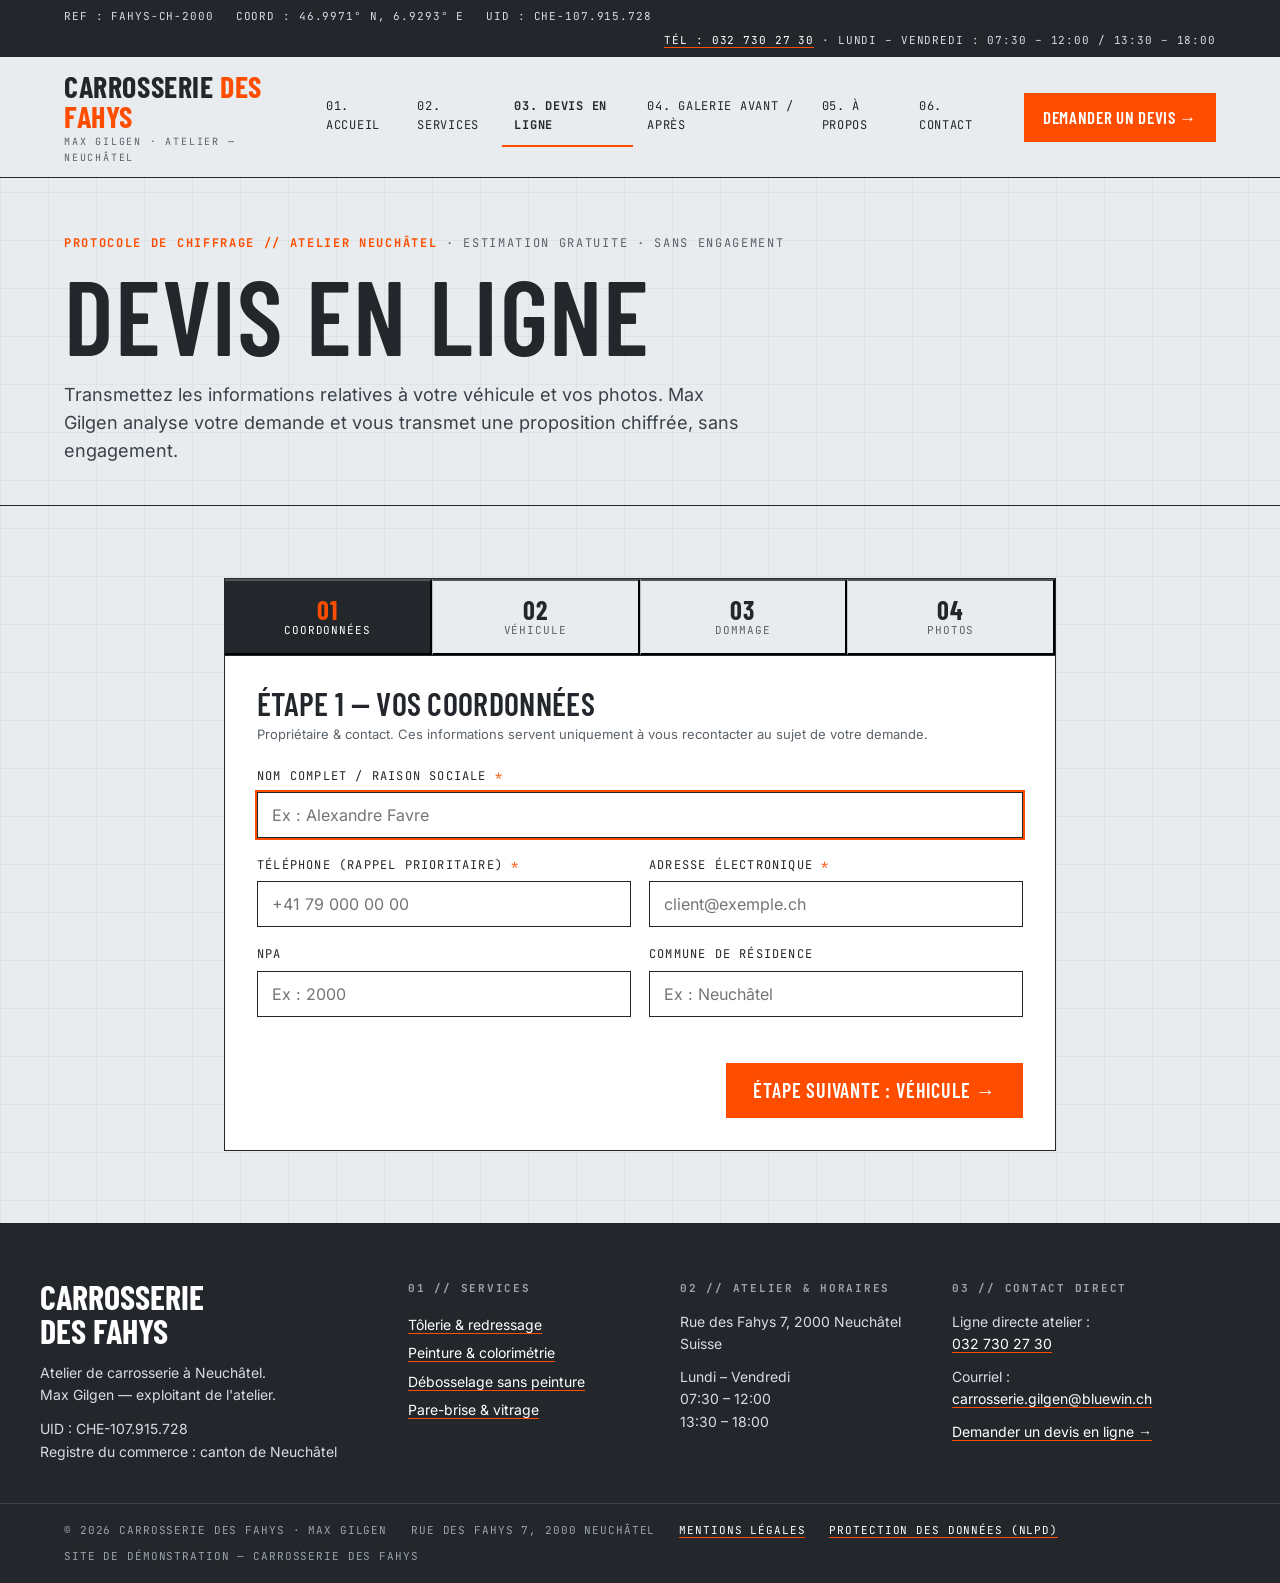
<file: devis.html>
<!DOCTYPE html>
<html lang="fr-CH">
<head>
<meta charset="utf-8">
<meta name="viewport" content="width=device-width, initial-scale=1">
<title>Devis en ligne — Carrosserie des Fahys · Neuchâtel</title>
<meta name="description" content="Demande de devis en 4 étapes : coordonnées, véhicule, dommage, photos.">
<link rel="stylesheet" href="assets/css/style.css">
<link rel="icon" href="assets/img/favicon.svg" type="image/svg+xml">
</head>
<body>
<a class="skip" href="#contenu">Aller au contenu</a>
<div class="util"><div class="wrap">
<span>REF : FAHYS-CH-2000</span><span>COORD : 46.9971° N, 6.9293° E</span><span>UID : CHE-107.915.728</span>
<span class="u-r"><a href="tel:+41327302730">Tél : 032 730 27 30</a> · Lundi – Vendredi : 07:30 – 12:00 / 13:30 – 18:00</span>
</div></div>
<header class="site"><div class="wrap">
<a class="logo" href="index.html" aria-label="Carrosserie des Fahys — Accueil"><b>Carrosserie <em>des Fahys</em></b><span>Max Gilgen · Atelier — Neuchâtel</span></a>
<nav class="main" aria-label="Navigation principale"><a href="index.html" class="">01. Accueil</a><a href="services.html" class="">02. Services</a><a href="devis.html" class="on">03. Devis en ligne</a><a href="galerie.html" class="">04. Galerie avant / après</a><a href="a-propos.html" class="">05. À propos</a><a href="contact.html" class="">06. Contact</a></nav>
<a class="btn" href="devis.html">Demander un devis →</a>
<button class="burger" aria-label="Ouvrir le menu" aria-expanded="false"><i></i><i></i><i></i></button>
</div>
<nav class="mobilenav" aria-label="Navigation mobile"><a href="index.html" class=""><span>01. Accueil</span><span>→</span></a><a href="services.html" class=""><span>02. Services</span><span>→</span></a><a href="devis.html" class="on"><span>03. Devis en ligne</span><span>→</span></a><a href="galerie.html" class=""><span>04. Galerie avant / après</span><span>→</span></a><a href="a-propos.html" class=""><span>05. À propos</span><span>→</span></a><a href="contact.html" class=""><span>06. Contact</span><span>→</span></a></nav>
</header>
<main id="contenu">

<section class="pagehead"><div class="wrap">
<p class="kicker"><b>Protocole de chiffrage // Atelier Neuchâtel</b> · Estimation gratuite · Sans engagement</p>
<h1>Devis en ligne</h1>
<p class="lede">Transmettez les informations relatives à votre véhicule et vos photos. Max Gilgen analyse votre demande et vous transmet une proposition chiffrée, sans engagement.</p>
</div></section>

<section class="block"><div class="wrap" style="max-width:880px">
<div class="formcard" id="wizard">
<div class="progress" role="list" aria-label="Étapes du devis">
<button type="button" class="st on" data-goto="0" role="listitem"><b>01</b><span>Coordonnées</span></button>
<button type="button" class="st" data-goto="1" role="listitem"><b>02</b><span>Véhicule</span></button>
<button type="button" class="st" data-goto="2" role="listitem"><b>03</b><span>Dommage</span></button>
<button type="button" class="st" data-goto="3" role="listitem"><b>04</b><span>Photos</span></button>
</div>
<form class="wiz" id="wiz-form" novalidate>
<div class="fstep on" data-step="0">
<h3 style="margin-bottom:6px">Étape 1 — Vos coordonnées</h3>
<p class="note" style="margin-bottom:22px">Propriétaire &amp; contact. Ces informations servent uniquement à vous recontacter au sujet de votre demande.</p>
<div class="field"><label for="f-nom">Nom complet / Raison sociale <span class="req">*</span></label><input id="f-nom" name="nom" type="text" placeholder="Ex : Alexandre Favre" data-required autocomplete="name"><span class="err">Ce champ est obligatoire.</span></div>
<div class="frow">
<div class="field"><label for="f-tel">Téléphone (rappel prioritaire) <span class="req">*</span></label><input id="f-tel" name="telephone" type="tel" placeholder="+41 79 000 00 00" data-required autocomplete="tel"><span class="err">Ce champ est obligatoire.</span></div>
<div class="field"><label for="f-email">Adresse électronique <span class="req">*</span></label><input id="f-email" name="email" type="email" placeholder="client@exemple.ch" data-required autocomplete="email"><span class="err">Une adresse électronique valide est requise.</span></div>
</div>
<div class="frow">
<div class="field"><label for="f-npa">NPA</label><input id="f-npa" name="npa" type="text" inputmode="numeric" placeholder="Ex : 2000"></div>
<div class="field"><label for="f-commune">Commune de résidence</label><input id="f-commune" name="commune" type="text" placeholder="Ex : Neuchâtel"></div>
</div>
<div class="wiznav"><span></span><button type="button" class="btn" data-next>Étape suivante : Véhicule →</button></div>
</div>

<div class="fstep" data-step="1">
<h3 style="margin-bottom:6px">Étape 2 — Votre véhicule</h3>
<p class="note" style="margin-bottom:22px">Spécifications techniques du véhicule concerné.</p>
<div class="frow">
<div class="field"><label for="f-marque">Marque <span class="req">*</span></label><input id="f-marque" name="marque" type="text" placeholder="Ex : marque de votre véhicule" data-required><span class="err">Ce champ est obligatoire.</span></div>
<div class="field"><label for="f-modele">Modèle exact <span class="req">*</span></label><input id="f-modele" name="modele" type="text" placeholder="Ex : modèle exact de votre véhicule" data-required><span class="err">Ce champ est obligatoire.</span></div>
</div>
<div class="frow">
<div class="field"><label for="f-annee">Année de 1<sup>re</sup> mise en circulation</label><input id="f-annee" name="annee" type="text" inputmode="numeric" placeholder="Ex : 2019"></div>
<div class="field"><label for="f-plaque">Immatriculation (plaque NE / VD / BE…)</label><input id="f-plaque" name="plaque" type="text" placeholder="Ex : NE 123456"></div>
</div>
<div class="wiznav"><button type="button" class="btn ghost" data-prev>← Retour</button><button type="button" class="btn" data-next>Étape suivante : Dommage →</button></div>
</div>

<div class="fstep" data-step="2">
<h3 style="margin-bottom:6px">Étape 3 — Le dommage</h3>
<p class="note" style="margin-bottom:22px">Diagnostic &amp; assurance. Sélectionnez une ou plusieurs prestations.</p>
<div class="checks">
<label class="check"><input type="checkbox" id="svc-tolerie" name="services" value="tolerie"><span><b>01. Tôlerie &amp; redressage</b><span>Châssis, marbre, tôles déformées, éléments emboutis.</span></span></label>
<label class="check"><input type="checkbox" id="svc-peinture" name="services" value="peinture"><span><b>02. Peinture au four</b><span>Raccord de teinte d'origine, rayures, vernis.</span></span></label>
<label class="check"><input type="checkbox" id="svc-debosselage" name="services" value="debosselage"><span><b>03. Débosselage sans peinture</b><span>Impacts de grêle, coups de portière de parking.</span></span></label>
<label class="check"><input type="checkbox" id="svc-parebrise" name="services" value="pare-brise"><span><b>04. Pare-brise &amp; vitrage</b><span>Fissure, impact de gravillon, étanchéité.</span></span></label>
</div>
<p class="err" id="svc-err" style="display:none;color:var(--orange-d);font-weight:600;font-size:13px;margin-top:8px">Sélectionnez au moins une prestation.</p>
<div class="field" style="margin-top:18px"><label for="f-desc">Description de l'incident &amp; localisation précise des dégâts <span class="req">*</span></label><textarea id="f-desc" name="description" rows="4" placeholder="Ex : Choc à basse vitesse. Aile avant droite froissée avec transfert de peinture, pare-choc avant rayé…" data-required></textarea><span class="err">Décrivez le dommage en quelques lignes.</span></div>
<label class="check" style="margin-bottom:0"><input type="checkbox" id="f-assurance" name="assurance"><span><b>Sinistre déclaré à une compagnie d'assurance suisse</b><span>Responsabilité civile, casco partielle ou casco complète. Les modalités de prise en charge sont à confirmer auprès de Max Gilgen.</span></span></label>
<div class="wiznav"><button type="button" class="btn ghost" data-prev>← Retour</button><button type="button" class="btn" data-next>Étape suivante : Photos →</button></div>
</div>

<div class="fstep" data-step="3">
<h3 style="margin-bottom:6px">Étape 4 — Photos du dommage</h3>
<p class="note" style="margin-bottom:22px">Jusqu'à 5 photos. Les clichés permettent à l'atelier de chiffrer précisément votre demande.</p>
<div class="drop" id="drop" role="button" tabindex="0" aria-label="Joindre des photos">
<strong style="font-family:var(--disp);font-size:22px;text-transform:uppercase">Glissez vos fichiers ici ou cliquez pour sélectionner</strong>
<p>Formats acceptés : JPG, PNG, HEIC · Jusqu'à 5 photos</p>
<input type="file" id="f-photos" accept="image/*" multiple hidden>
</div>
<div class="thumbs" id="thumbs" aria-live="polite"></div>
<h4 style="font-family:var(--mono);font-size:12px;letter-spacing:.12em;text-transform:uppercase;margin:24px 0 10px">Conseils de cadrage pour un chiffrage précis</h4>
<ol style="margin-left:20px;color:var(--ink2);font-size:15px">
<li style="padding:3px 0"><b>Vue globale :</b> plan large montrant le véhicule entier.</li>
<li style="padding:3px 0"><b>Vue moyenne :</b> à environ un mètre, centrée sur le panneau impacté.</li>
<li style="padding:3px 0"><b>Gros plan lumineux :</b> cliché net, sous lumière rasante si possible.</li>
</ol>
<div class="summary" aria-label="Récapitulatif de votre demande">
<h3>Récapitulatif de votre demande</h3>
<dl>
<dt>Demandeur</dt><dd id="sum-nom">—</dd>
<dt>Téléphone</dt><dd id="sum-tel">—</dd>
<dt>Courriel</dt><dd id="sum-email">—</dd>
<dt>Véhicule</dt><dd id="sum-veh">—</dd>
<dt>Prestations</dt><dd id="sum-svc">—</dd>
<dt>Photos</dt><dd id="sum-photos">Aucune photo jointe</dd>
</dl>
<p class="note" style="margin-top:14px">Cette estimation préliminaire n'engage aucune obligation de réparation. L'atelier se réserve le droit d'ajuster les éléments d'intervention après examen du véhicule sur place.</p>
</div>
<div class="wiznav"><button type="button" class="btn ghost" data-prev>← Retour</button><button type="submit" class="btn">Transmettre la demande à l'atelier →</button></div>
<p class="note" style="margin-top:16px;text-align:right">Assistance directe par téléphone : <a href="tel:+41327302730">032 730 27 30</a></p>
</div>
</form>
</div>

<div class="formcard confirm" id="confirm" role="status">
<div class="tick">✓</div>
<h2>Demande transmise — merci</h2>
<p>Votre demande de devis a bien été enregistrée. Max Gilgen l'examine et vous recontacte avec une proposition chiffrée, sans engagement.</p>
<p class="ref" id="confirm-ref">Référence de la demande : —</p>
<p>En attendant, vous pouvez joindre directement l'atelier au <a href="tel:+41327302730">032 730 27 30</a> ou par courriel à <a href="mailto:carrosserie.gilgen@bluewin.ch">carrosserie.gilgen@bluewin.ch</a>.</p>
<p class="note" style="margin-top:18px">Démonstration : ce formulaire n'envoie pas encore de courriel — aucune donnée n'a été transmise. Pour une vraie demande, contactez directement l'atelier aux coordonnées ci-dessus.</p>
<div style="margin-top:24px;display:flex;gap:12px;justify-content:center;flex-wrap:wrap">
<a class="btn" href="index.html">← Retour à l'accueil</a>
<a class="btn ghost" href="galerie.html">Voir la galerie avant / après</a>
</div>
</div>
</div></section>

</main>
<footer class="site">
<div class="wrap cols">
<div>
<div class="fname">Carrosserie<br>des Fahys</div>
<p style="margin-top:14px">Atelier de carrosserie à Neuchâtel.<br>Max Gilgen — exploitant de l'atelier.</p>
<p style="margin-top:12px">UID : CHE-107.915.728<br>Registre du commerce : canton de Neuchâtel</p>
</div>
<div>
<h4>01 // Services</h4>
<ul>
<li><a href="services.html#tolerie">Tôlerie &amp; redressage</a></li>
<li><a href="services.html#peinture">Peinture &amp; colorimétrie</a></li>
<li><a href="services.html#debosselage">Débosselage sans peinture</a></li>
<li><a href="services.html#pare-brise">Pare-brise &amp; vitrage</a></li>
</ul>
</div>
<div>
<h4>02 // Atelier &amp; horaires</h4>
<p>Rue des Fahys 7, 2000 Neuchâtel<br>Suisse</p>
<p style="margin-top:10px">Lundi – Vendredi<br>07:30 – 12:00<br>13:30 – 18:00</p>
</div>
<div>
<h4>03 // Contact direct</h4>
<p>Ligne directe atelier :<br><a href="tel:+41327302730">032 730 27 30</a></p>
<p style="margin-top:10px">Courriel :<br><a href="mailto:carrosserie.gilgen@bluewin.ch">carrosserie.gilgen@bluewin.ch</a></p>
<p style="margin-top:10px"><a href="devis.html">Demander un devis en ligne →</a></p>
</div>
</div>
<div class="base"><div class="wrap">
<span>© 2026 Carrosserie des Fahys · Max Gilgen</span>
<span>Rue des Fahys 7, 2000 Neuchâtel</span>
<span><a href="mentions-legales.html">Mentions légales</a></span>
<span><a href="mentions-legales.html#donnees">Protection des données (nLPD)</a></span>
<span>Site de démonstration — Carrosserie des Fahys</span>
</div></div>
</footer>
<script src="assets/js/main.js"></script>
<script>
(function () {
  var form = document.getElementById("wiz-form");
  var steps = Array.prototype.slice.call(document.querySelectorAll(".fstep"));
  var indicators = Array.prototype.slice.call(document.querySelectorAll(".progress .st"));
  var current = 0;
  var files = [];
  var params = new URLSearchParams(window.location.search);
  var preset = params.get("service");

  function show(i) {
    current = i;
    steps.forEach(function (s, k) { s.classList.toggle("on", k === i); });
    indicators.forEach(function (el, k) {
      el.classList.toggle("on", k === i);
      el.classList.toggle("done", k < i);
    });
    var first = steps[i].querySelector("input,select,textarea");
    if (first && window.innerWidth > 700) first.focus({ preventScroll: true });
    updateSummary();
    window.scrollTo({ top: form.getBoundingClientRect().top + window.scrollY - 140, behavior: "smooth" });
  }
  function valid(i) {
    var ok = true;
    steps[i].querySelectorAll("[data-required]").forEach(function (el) {
      var field = el.closest(".field");
      var empty = !el.value || !String(el.value).trim();
      if (el.type === "email" && !empty) empty = !/^[^@\s]+@[^@\s]+\.[^@\s]+$/.test(el.value);
      if (el.type === "checkbox") empty = !el.checked;
      if (field) field.classList.toggle("invalid", empty);
      if (empty) ok = false;
    });
    if (i === 2) {
      var any = steps[2].querySelectorAll(".check input:checked").length > 0;
      var box = document.getElementById("svc-err");
      if (box) box.style.display = any ? "none" : "block";
      if (!any) ok = false;
    }
    return ok;
  }
  function updateSummary() {
    var g = function (id) { var e = document.getElementById(id); return e && e.value ? e.value : "—"; };
    var svcs = Array.prototype.slice.call(document.querySelectorAll(".check input:checked"))
      .map(function (c) { return c.closest(".check").querySelector("b").textContent; });
    var set = function (id, v) { var e = document.getElementById(id); if (e) e.textContent = v; };
    set("sum-nom", g("f-nom")); set("sum-tel", g("f-tel")); set("sum-email", g("f-email"));
    set("sum-veh", [g("f-marque"), g("f-modele"), g("f-annee")].filter(function (x) { return x !== "—"; }).join(" ") || "—");
    set("sum-svc", svcs.length ? svcs.join(", ") : "—");
    set("sum-photos", files.length ? files.length + " photo(s) jointe(s)" : "Aucune photo jointe");
  }
  document.querySelectorAll("[data-next]").forEach(function (b) {
    b.addEventListener("click", function () { if (valid(current)) show(current + 1); });
  });
  document.querySelectorAll("[data-prev]").forEach(function (b) {
    b.addEventListener("click", function () { show(current - 1); });
  });
  document.querySelectorAll("[data-goto]").forEach(function (b) {
    b.addEventListener("click", function () {
      var t = parseInt(b.getAttribute("data-goto"), 10);
      if (t < current || valid(current)) show(t);
    });
  });
  /* Preselect service from ?service= */
  if (preset) {
    var map = { tolerie: "svc-tolerie", peinture: "svc-peinture", debosselage: "svc-debosselage", "pare-brise": "svc-parebrise" };
    var cb = document.getElementById(map[preset] || "");
    if (cb) cb.checked = true;
  }
  /* Photo upload: up to 5, drag & drop */
  var drop = document.getElementById("drop");
  var input = document.getElementById("f-photos");
  var thumbs = document.getElementById("thumbs");
  function renderThumbs() {
    thumbs.innerHTML = "";
    files.forEach(function (f, i) {
      var d = document.createElement("span");
      d.className = "thumb";
      d.textContent = (i + 1) + ". " + f.name;
      var x = document.createElement("button");
      x.type = "button"; x.textContent = "✕"; x.setAttribute("aria-label", "Retirer " + f.name);
      x.addEventListener("click", function () { files.splice(i, 1); renderThumbs(); updateSummary(); });
      d.appendChild(x); thumbs.appendChild(d);
    });
    updateSummary();
  }
  function addFiles(list) {
    Array.prototype.slice.call(list).forEach(function (f) {
      if (files.length >= 5) return;
      if (!/^image\//.test(f.type)) return;
      files.push(f);
    });
    renderThumbs();
  }
  if (drop) {
    drop.addEventListener("click", function () { input.click(); });
    drop.addEventListener("dragover", function (e) { e.preventDefault(); drop.classList.add("over"); });
    drop.addEventListener("dragleave", function () { drop.classList.remove("over"); });
    drop.addEventListener("drop", function (e) { e.preventDefault(); drop.classList.remove("over"); addFiles(e.dataTransfer.files); });
  }
  if (input) input.addEventListener("change", function () { addFiles(input.files); input.value = ""; });
  /* Live summary inputs */
  form.addEventListener("input", updateSummary);
  form.addEventListener("change", updateSummary);
  /* Submit -> confirmation */
  form.addEventListener("submit", function (e) {
    e.preventDefault();
    if (!valid(3)) return;
    var ref = "FAHYS-DEV-2026-" + String(Math.floor(1000 + Math.random() * 9000));
    var refEl = document.getElementById("confirm-ref");
    if (refEl) refEl.textContent = "Référence de la demande : " + ref;
    document.getElementById("wizard").style.display = "none";
    document.getElementById("confirm").classList.add("on");
    window.scrollTo({ top: 0, behavior: "smooth" });
  });
  show(0);
})();
</script>
</body>
</html>
</file>
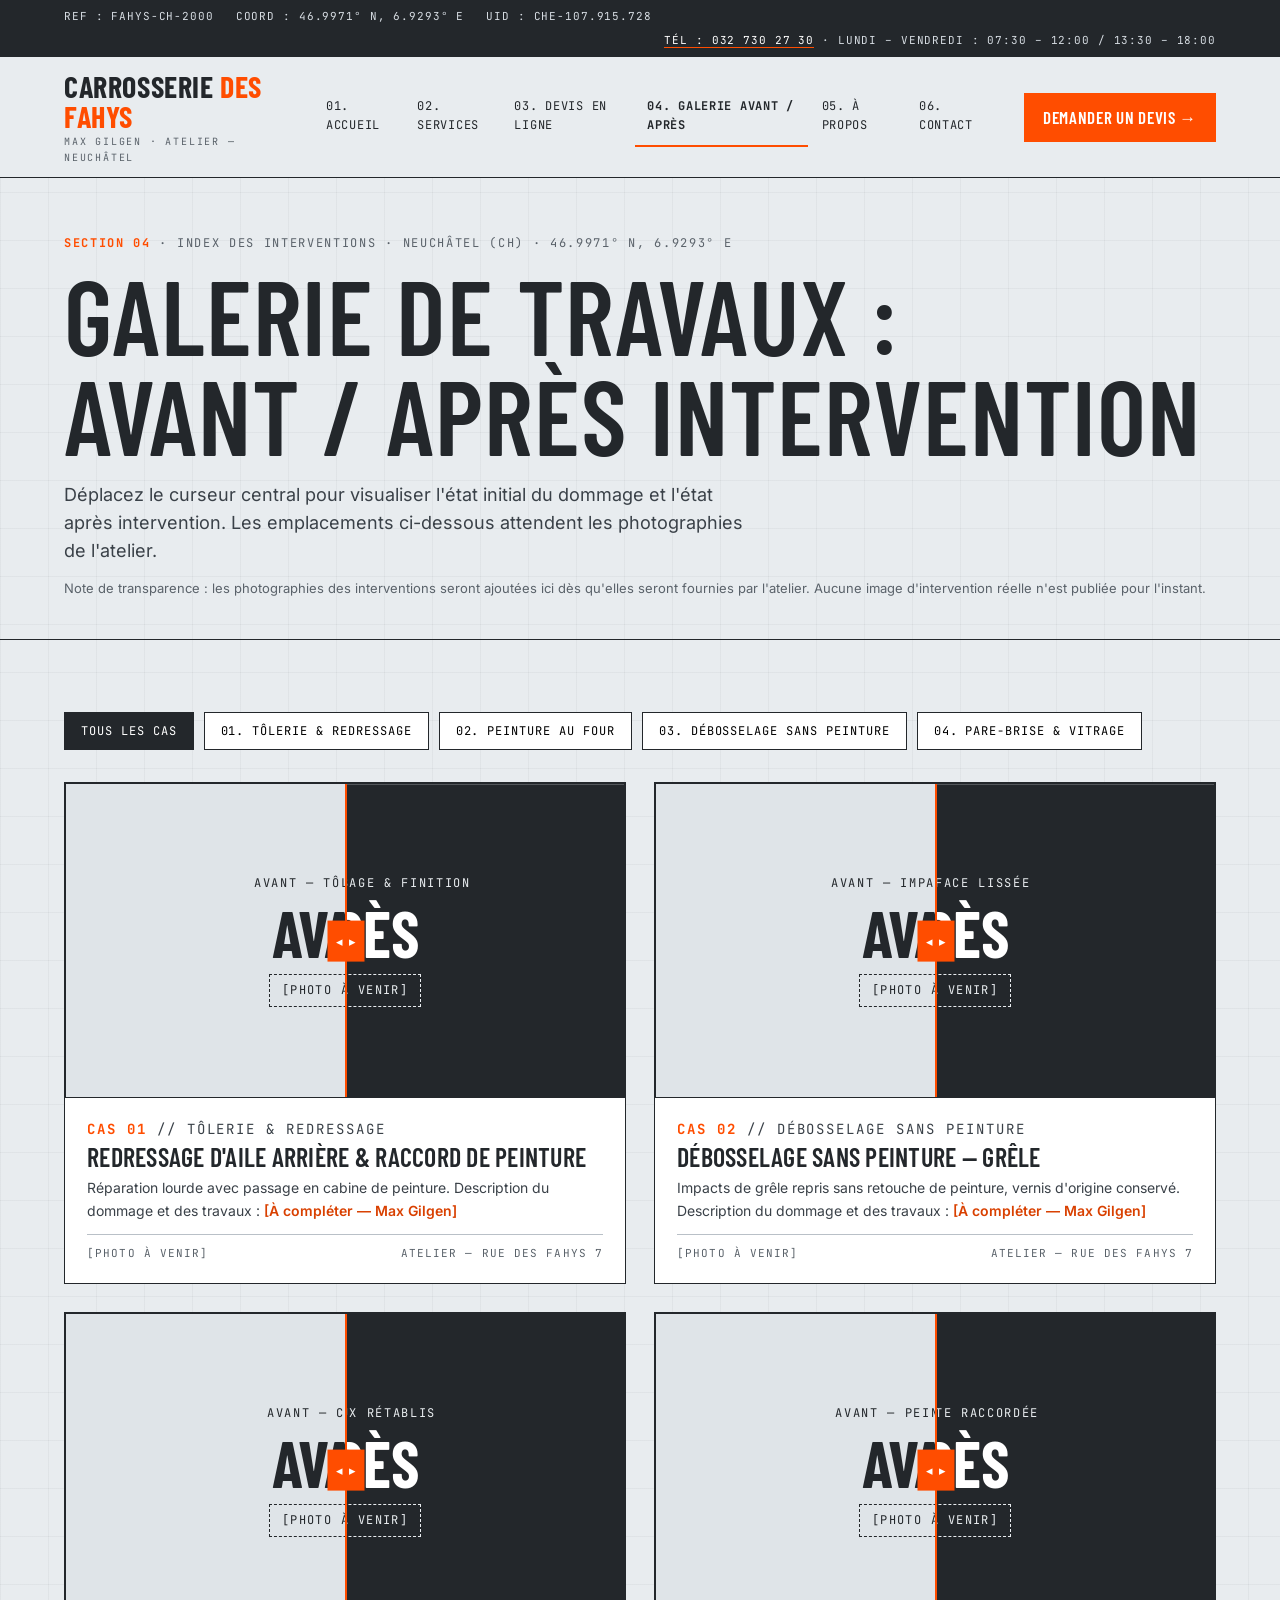
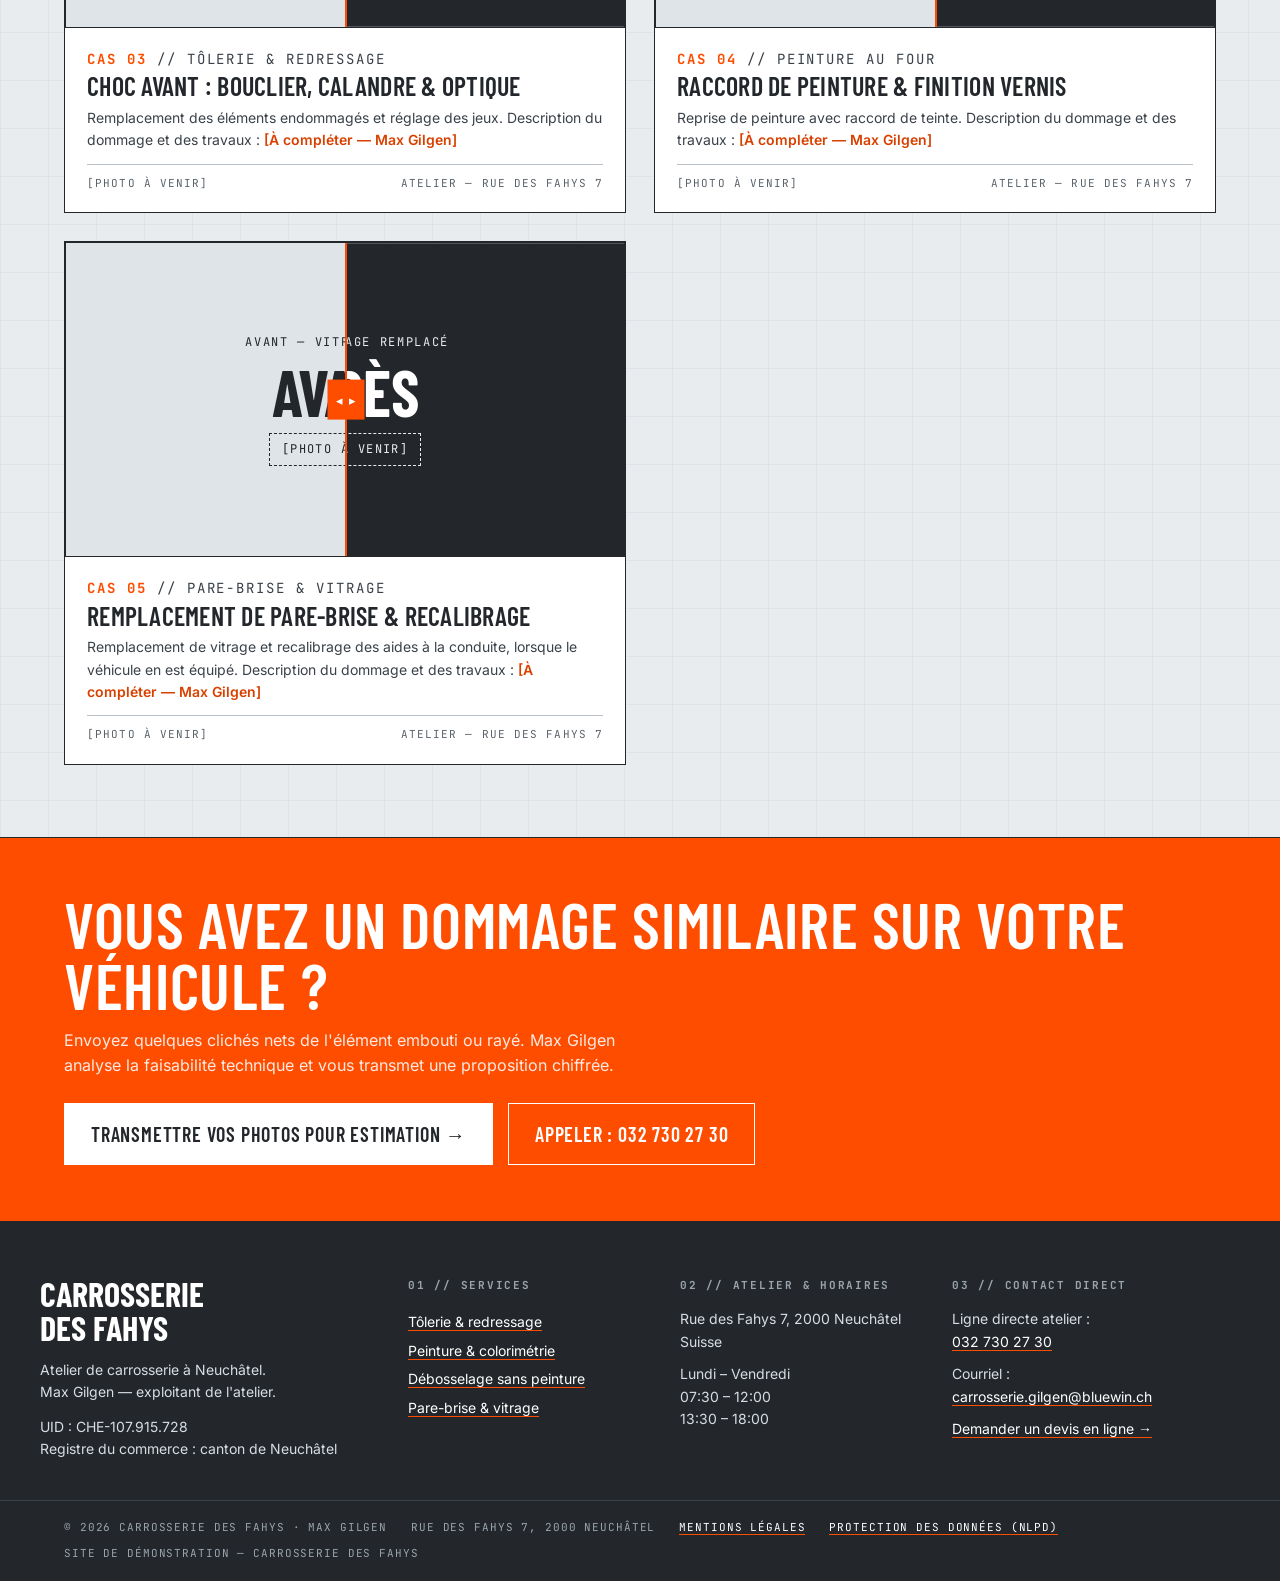
<file: galerie.html>
<!DOCTYPE html>
<html lang="fr-CH">
<head>
<meta charset="utf-8">
<meta name="viewport" content="width=device-width, initial-scale=1">
<title>Galerie avant / après — Carrosserie des Fahys · Neuchâtel</title>
<meta name="description" content="Travaux de carrosserie avant et après intervention — emplacements photo en attente des clichés de l'atelier.">
<link rel="stylesheet" href="assets/css/style.css">
<link rel="icon" href="assets/img/favicon.svg" type="image/svg+xml">
</head>
<body>
<a class="skip" href="#contenu">Aller au contenu</a>
<div class="util"><div class="wrap">
<span>REF : FAHYS-CH-2000</span><span>COORD : 46.9971° N, 6.9293° E</span><span>UID : CHE-107.915.728</span>
<span class="u-r"><a href="tel:+41327302730">Tél : 032 730 27 30</a> · Lundi – Vendredi : 07:30 – 12:00 / 13:30 – 18:00</span>
</div></div>
<header class="site"><div class="wrap">
<a class="logo" href="index.html" aria-label="Carrosserie des Fahys — Accueil"><b>Carrosserie <em>des Fahys</em></b><span>Max Gilgen · Atelier — Neuchâtel</span></a>
<nav class="main" aria-label="Navigation principale"><a href="index.html" class="">01. Accueil</a><a href="services.html" class="">02. Services</a><a href="devis.html" class="">03. Devis en ligne</a><a href="galerie.html" class="on">04. Galerie avant / après</a><a href="a-propos.html" class="">05. À propos</a><a href="contact.html" class="">06. Contact</a></nav>
<a class="btn" href="devis.html">Demander un devis →</a>
<button class="burger" aria-label="Ouvrir le menu" aria-expanded="false"><i></i><i></i><i></i></button>
</div>
<nav class="mobilenav" aria-label="Navigation mobile"><a href="index.html" class=""><span>01. Accueil</span><span>→</span></a><a href="services.html" class=""><span>02. Services</span><span>→</span></a><a href="devis.html" class=""><span>03. Devis en ligne</span><span>→</span></a><a href="galerie.html" class="on"><span>04. Galerie avant / après</span><span>→</span></a><a href="a-propos.html" class=""><span>05. À propos</span><span>→</span></a><a href="contact.html" class=""><span>06. Contact</span><span>→</span></a></nav>
</header>
<main id="contenu">

<section class="pagehead"><div class="wrap">
<p class="kicker"><b>Section 04</b> · Index des interventions · Neuchâtel (CH) · 46.9971° N, 6.9293° E</p>
<h1>Galerie de travaux :<br>avant / après intervention</h1>
<p class="lede">Déplacez le curseur central pour visualiser l'état initial du dommage et l'état après intervention. Les emplacements ci-dessous attendent les photographies de l'atelier.</p>
<p class="note" style="margin-top:14px">Note de transparence : les photographies des interventions seront ajoutées ici dès qu'elles seront fournies par l'atelier. Aucune image d'intervention réelle n'est publiée pour l'instant.</p>
</div></section>

<section class="block"><div class="wrap">
<div class="filters" role="group" aria-label="Filtrer la galerie par service">
<button type="button" class="on" data-filter="all">Tous les cas</button>
<button type="button" data-filter="tolerie">01. Tôlerie &amp; redressage</button>
<button type="button" data-filter="peinture">02. Peinture au four</button>
<button type="button" data-filter="debosselage">03. Débosselage sans peinture</button>
<button type="button" data-filter="pare-brise">04. Pare-brise &amp; vitrage</button>
</div>
<div class="gal">
<figure data-cat="tolerie">
<div class="ba" style="--pos:50%">
<div class="pane before"><span class="lbl">Avant — tôle emboutie</span><span class="big">Avant</span><span class="hat">[Photo à venir]</span></div>
<div class="pane after"><span class="lbl">Après — redressage &amp; finition</span><span class="big">Après</span><span class="hat">[Photo à venir]</span></div>
<div class="handle" aria-hidden="true"></div>
<input type="range" min="2" max="98" value="50" aria-label="Comparer avant et après — glisser le curseur">
</div>
<figcaption><p class="kicker"><b>Cas 01</b> // Tôlerie &amp; redressage</p><h3>Redressage d'aile arrière &amp; raccord de peinture</h3><p>Réparation lourde avec passage en cabine de peinture. Description du dommage et des travaux : <span class="ph">[À compléter — Max Gilgen]</span></p><div class="meta"><span>[Photo à venir]</span><span>Atelier — Rue des Fahys 7</span></div></figcaption>
</figure>
<figure data-cat="debosselage">
<div class="ba" style="--pos:50%">
<div class="pane before"><span class="lbl">Avant — impacts de grêle</span><span class="big">Avant</span><span class="hat">[Photo à venir]</span></div>
<div class="pane after"><span class="lbl">Après — surface lissée</span><span class="big">Après</span><span class="hat">[Photo à venir]</span></div>
<div class="handle" aria-hidden="true"></div>
<input type="range" min="2" max="98" value="50" aria-label="Comparer avant et après — glisser le curseur">
</div>
<figcaption><p class="kicker"><b>Cas 02</b> // Débosselage sans peinture</p><h3>Débosselage sans peinture — grêle</h3><p>Impacts de grêle repris sans retouche de peinture, vernis d'origine conservé. Description du dommage et des travaux : <span class="ph">[À compléter — Max Gilgen]</span></p><div class="meta"><span>[Photo à venir]</span><span>Atelier — Rue des Fahys 7</span></div></figcaption>
</figure>
<figure data-cat="tolerie">
<div class="ba" style="--pos:50%">
<div class="pane before"><span class="lbl">Avant — choc avant</span><span class="big">Avant</span><span class="hat">[Photo à venir]</span></div>
<div class="pane after"><span class="lbl">Après — jeux rétablis</span><span class="big">Après</span><span class="hat">[Photo à venir]</span></div>
<div class="handle" aria-hidden="true"></div>
<input type="range" min="2" max="98" value="50" aria-label="Comparer avant et après — glisser le curseur">
</div>
<figcaption><p class="kicker"><b>Cas 03</b> // Tôlerie &amp; redressage</p><h3>Choc avant : bouclier, calandre &amp; optique</h3><p>Remplacement des éléments endommagés et réglage des jeux. Description du dommage et des travaux : <span class="ph">[À compléter — Max Gilgen]</span></p><div class="meta"><span>[Photo à venir]</span><span>Atelier — Rue des Fahys 7</span></div></figcaption>
</figure>
<figure data-cat="peinture">
<div class="ba" style="--pos:50%">
<div class="pane before"><span class="lbl">Avant — peinture abîmée</span><span class="big">Avant</span><span class="hat">[Photo à venir]</span></div>
<div class="pane after"><span class="lbl">Après — teinte raccordée</span><span class="big">Après</span><span class="hat">[Photo à venir]</span></div>
<div class="handle" aria-hidden="true"></div>
<input type="range" min="2" max="98" value="50" aria-label="Comparer avant et après — glisser le curseur">
</div>
<figcaption><p class="kicker"><b>Cas 04</b> // Peinture au four</p><h3>Raccord de peinture &amp; finition vernis</h3><p>Reprise de peinture avec raccord de teinte. Description du dommage et des travaux : <span class="ph">[À compléter — Max Gilgen]</span></p><div class="meta"><span>[Photo à venir]</span><span>Atelier — Rue des Fahys 7</span></div></figcaption>
</figure>
<figure data-cat="pare-brise">
<div class="ba" style="--pos:50%">
<div class="pane before"><span class="lbl">Avant — vitrage fissuré</span><span class="big">Avant</span><span class="hat">[Photo à venir]</span></div>
<div class="pane after"><span class="lbl">Après — vitrage remplacé</span><span class="big">Après</span><span class="hat">[Photo à venir]</span></div>
<div class="handle" aria-hidden="true"></div>
<input type="range" min="2" max="98" value="50" aria-label="Comparer avant et après — glisser le curseur">
</div>
<figcaption><p class="kicker"><b>Cas 05</b> // Pare-brise &amp; vitrage</p><h3>Remplacement de pare-brise &amp; recalibrage</h3><p>Remplacement de vitrage et recalibrage des aides à la conduite, lorsque le véhicule en est équipé. Description du dommage et des travaux : <span class="ph">[À compléter — Max Gilgen]</span></p><div class="meta"><span>[Photo à venir]</span><span>Atelier — Rue des Fahys 7</span></div></figcaption>
</figure>
</div>
</div></section>

<section class="cta-band"><div class="wrap">
<h2>Vous avez un dommage similaire sur votre véhicule ?</h2>
<p>Envoyez quelques clichés nets de l'élément embouti ou rayé. Max Gilgen analyse la faisabilité technique et vous transmet une proposition chiffrée.</p>
<a class="btn" href="devis.html">Transmettre vos photos pour estimation →</a>
<a class="btn ghost" href="tel:+41327302730" style="margin-left:10px">Appeler : 032 730 27 30</a>
</div></section>

</main>
<footer class="site">
<div class="wrap cols">
<div>
<div class="fname">Carrosserie<br>des Fahys</div>
<p style="margin-top:14px">Atelier de carrosserie à Neuchâtel.<br>Max Gilgen — exploitant de l'atelier.</p>
<p style="margin-top:12px">UID : CHE-107.915.728<br>Registre du commerce : canton de Neuchâtel</p>
</div>
<div>
<h4>01 // Services</h4>
<ul>
<li><a href="services.html#tolerie">Tôlerie &amp; redressage</a></li>
<li><a href="services.html#peinture">Peinture &amp; colorimétrie</a></li>
<li><a href="services.html#debosselage">Débosselage sans peinture</a></li>
<li><a href="services.html#pare-brise">Pare-brise &amp; vitrage</a></li>
</ul>
</div>
<div>
<h4>02 // Atelier &amp; horaires</h4>
<p>Rue des Fahys 7, 2000 Neuchâtel<br>Suisse</p>
<p style="margin-top:10px">Lundi – Vendredi<br>07:30 – 12:00<br>13:30 – 18:00</p>
</div>
<div>
<h4>03 // Contact direct</h4>
<p>Ligne directe atelier :<br><a href="tel:+41327302730">032 730 27 30</a></p>
<p style="margin-top:10px">Courriel :<br><a href="mailto:carrosserie.gilgen@bluewin.ch">carrosserie.gilgen@bluewin.ch</a></p>
<p style="margin-top:10px"><a href="devis.html">Demander un devis en ligne →</a></p>
</div>
</div>
<div class="base"><div class="wrap">
<span>© 2026 Carrosserie des Fahys · Max Gilgen</span>
<span>Rue des Fahys 7, 2000 Neuchâtel</span>
<span><a href="mentions-legales.html">Mentions légales</a></span>
<span><a href="mentions-legales.html#donnees">Protection des données (nLPD)</a></span>
<span>Site de démonstration — Carrosserie des Fahys</span>
</div></div>
</footer>
<script src="assets/js/main.js"></script>
</body>
</html>
</file>
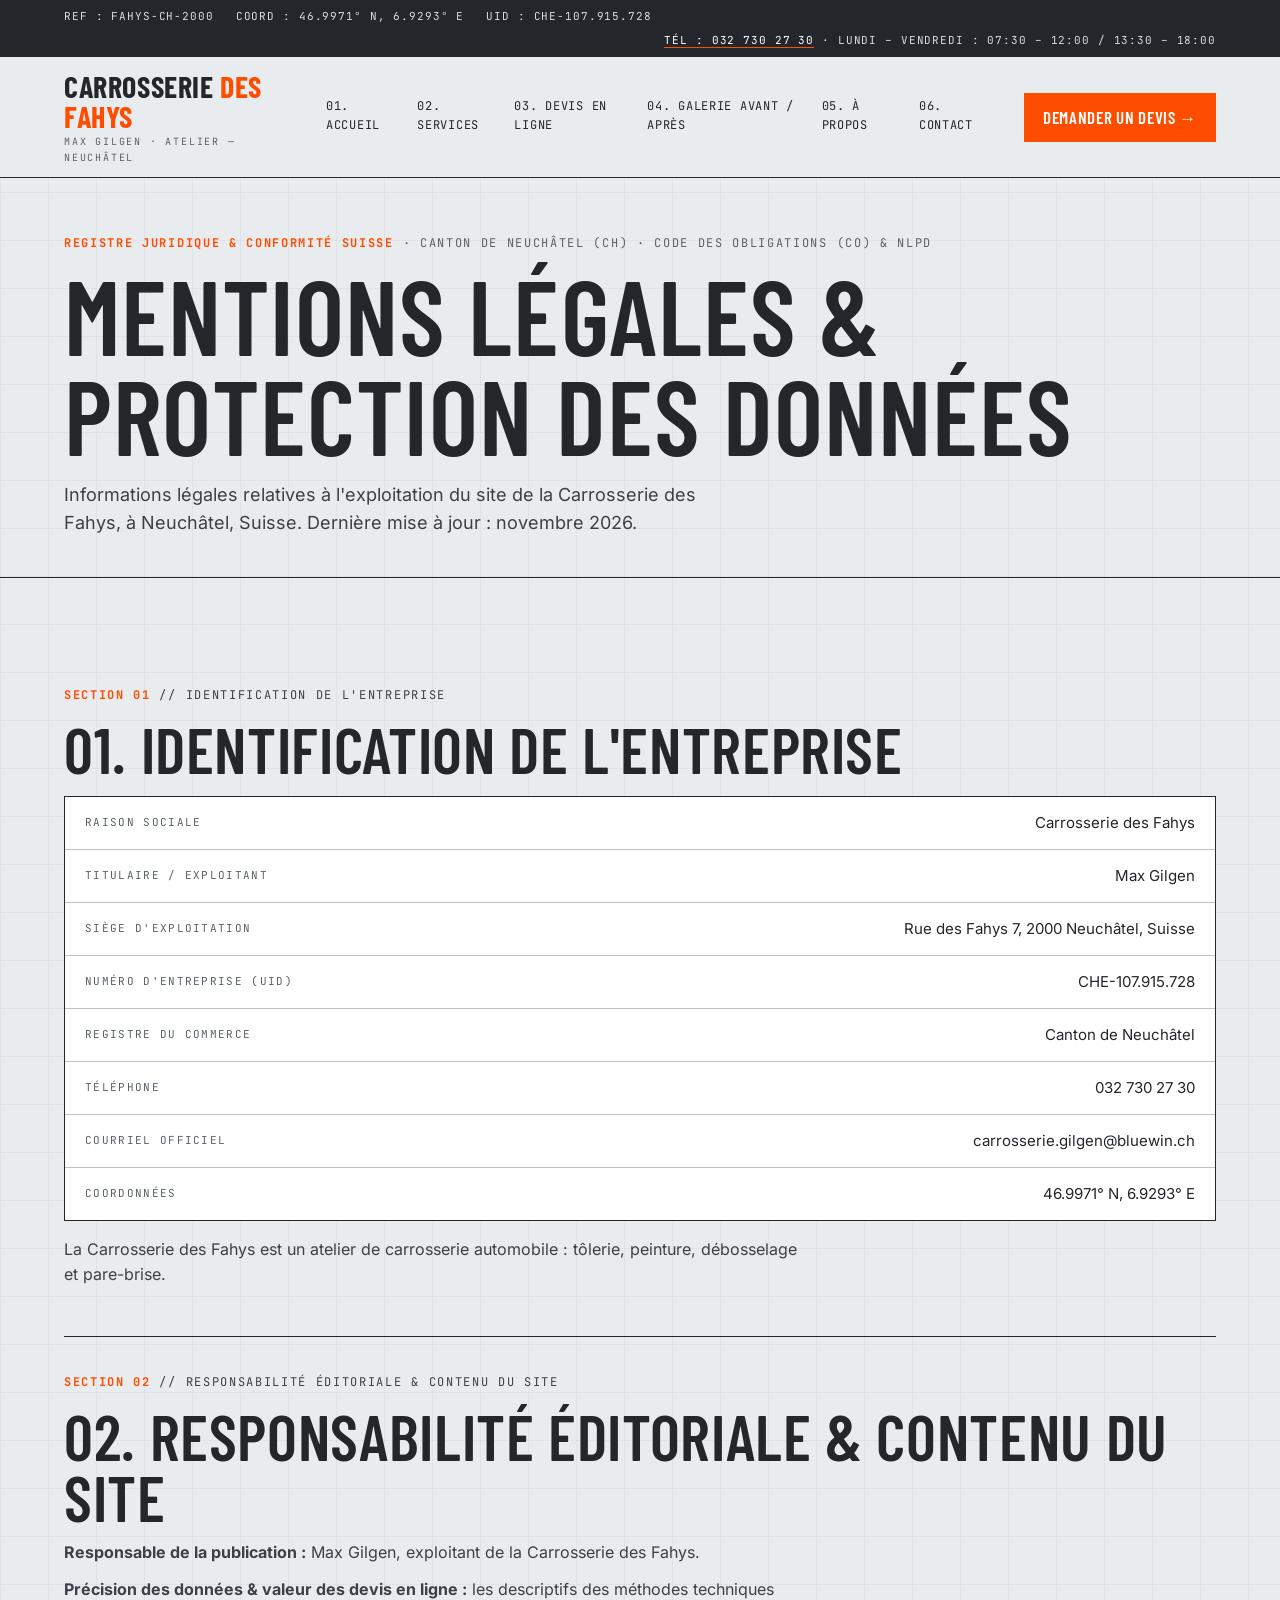
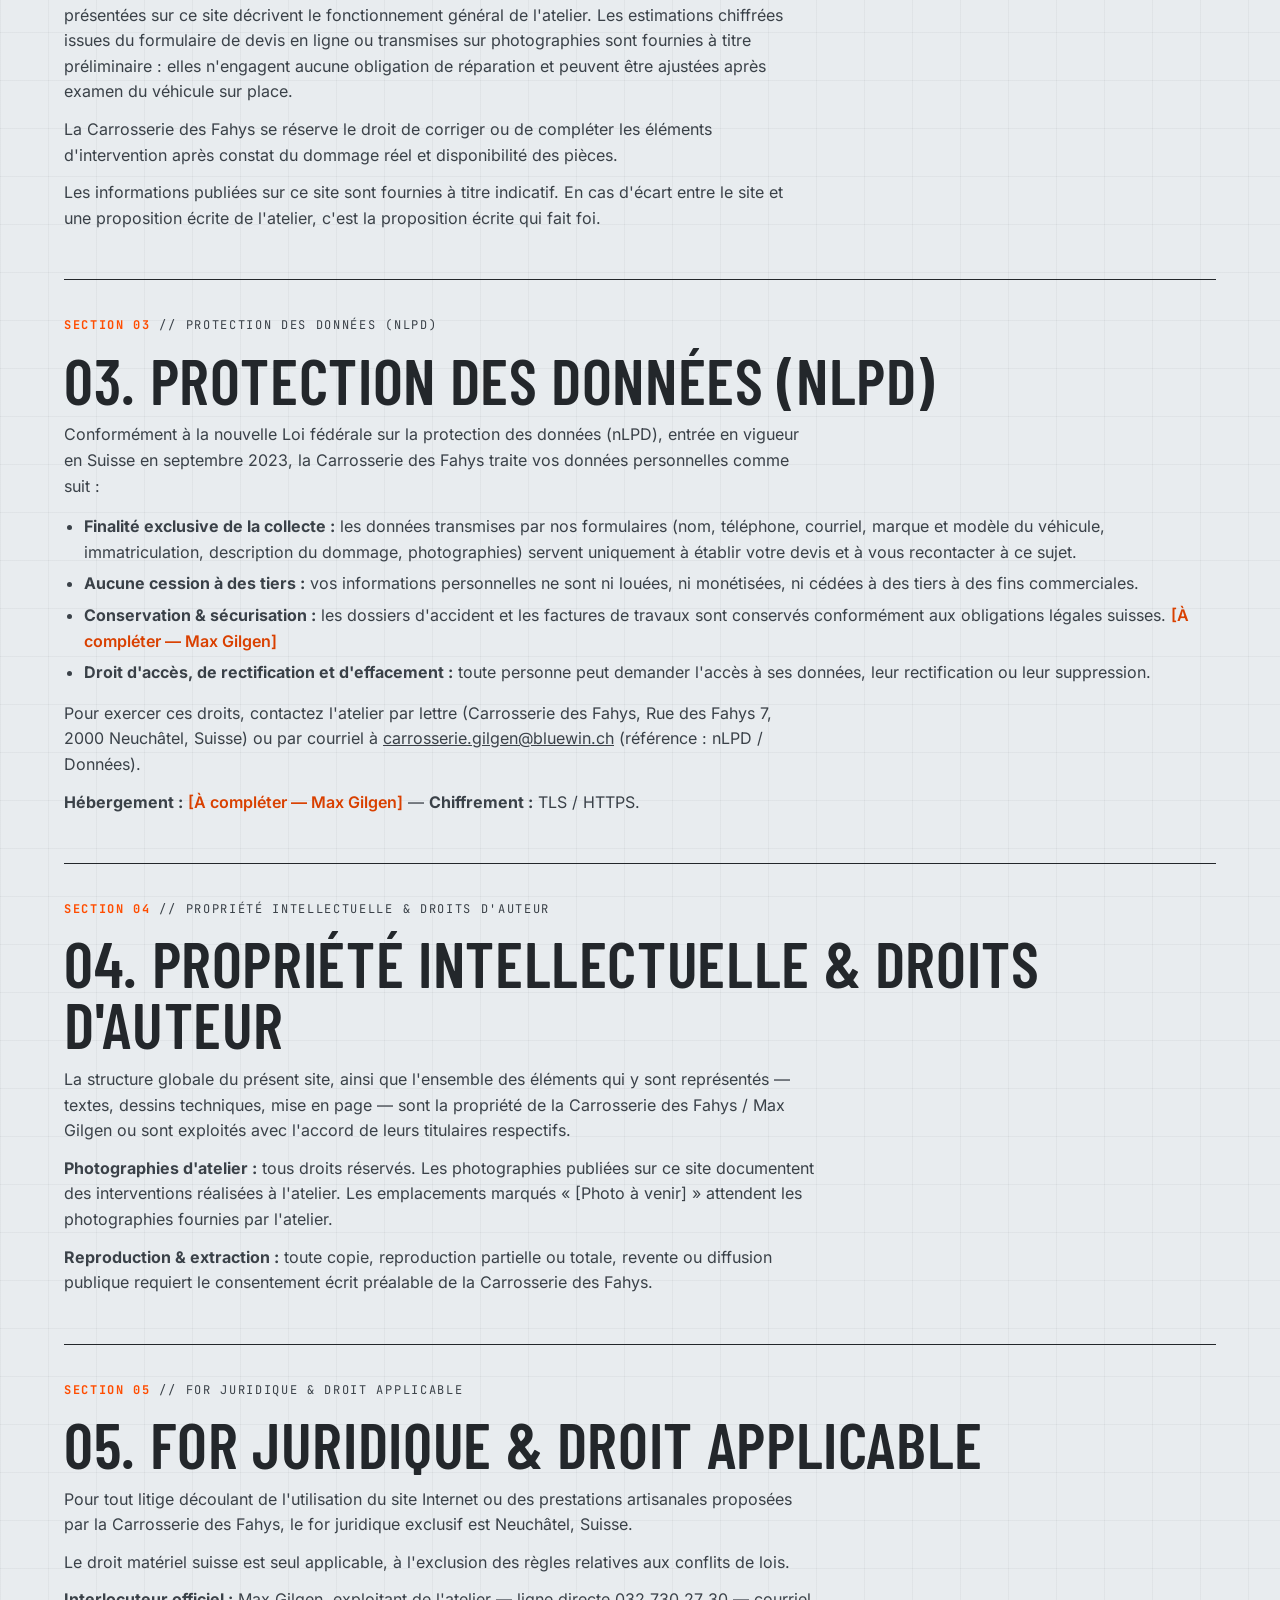
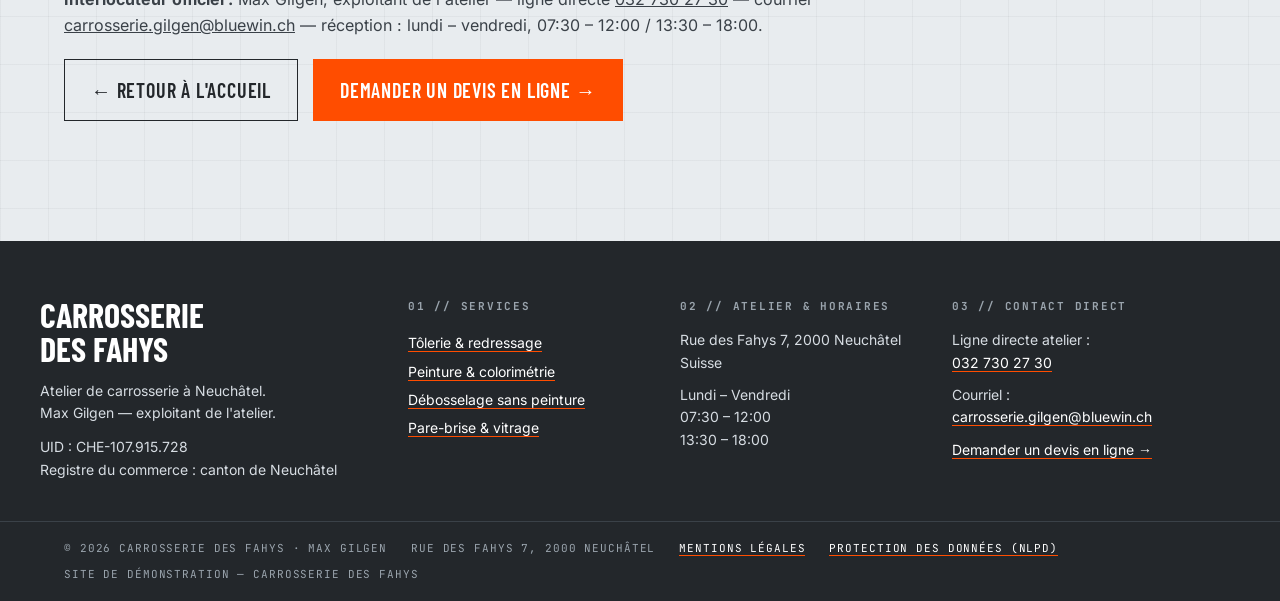
<file: mentions-legales.html>
<!DOCTYPE html>
<html lang="fr-CH">
<head>
<meta charset="utf-8">
<meta name="viewport" content="width=device-width, initial-scale=1">
<title>Mentions légales — Carrosserie des Fahys · Neuchâtel</title>
<meta name="description" content="Mentions légales et protection des données (nLPD) de la Carrosserie des Fahys, Neuchâtel.">
<link rel="stylesheet" href="assets/css/style.css">
<link rel="icon" href="assets/img/favicon.svg" type="image/svg+xml">
</head>
<body>
<a class="skip" href="#contenu">Aller au contenu</a>
<div class="util"><div class="wrap">
<span>REF : FAHYS-CH-2000</span><span>COORD : 46.9971° N, 6.9293° E</span><span>UID : CHE-107.915.728</span>
<span class="u-r"><a href="tel:+41327302730">Tél : 032 730 27 30</a> · Lundi – Vendredi : 07:30 – 12:00 / 13:30 – 18:00</span>
</div></div>
<header class="site"><div class="wrap">
<a class="logo" href="index.html" aria-label="Carrosserie des Fahys — Accueil"><b>Carrosserie <em>des Fahys</em></b><span>Max Gilgen · Atelier — Neuchâtel</span></a>
<nav class="main" aria-label="Navigation principale"><a href="index.html" class="">01. Accueil</a><a href="services.html" class="">02. Services</a><a href="devis.html" class="">03. Devis en ligne</a><a href="galerie.html" class="">04. Galerie avant / après</a><a href="a-propos.html" class="">05. À propos</a><a href="contact.html" class="">06. Contact</a></nav>
<a class="btn" href="devis.html">Demander un devis →</a>
<button class="burger" aria-label="Ouvrir le menu" aria-expanded="false"><i></i><i></i><i></i></button>
</div>
<nav class="mobilenav" aria-label="Navigation mobile"><a href="index.html" class=""><span>01. Accueil</span><span>→</span></a><a href="services.html" class=""><span>02. Services</span><span>→</span></a><a href="devis.html" class=""><span>03. Devis en ligne</span><span>→</span></a><a href="galerie.html" class=""><span>04. Galerie avant / après</span><span>→</span></a><a href="a-propos.html" class=""><span>05. À propos</span><span>→</span></a><a href="contact.html" class=""><span>06. Contact</span><span>→</span></a></nav>
</header>
<main id="contenu">

<section class="pagehead"><div class="wrap">
<p class="kicker"><b>Registre juridique &amp; conformité suisse</b> · Canton de Neuchâtel (CH) · Code des obligations (CO) &amp; nLPD</p>
<h1>Mentions légales &amp;<br>protection des données</h1>
<p class="lede">Informations légales relatives à l'exploitation du site de la Carrosserie des Fahys, à Neuchâtel, Suisse. Dernière mise à jour : novembre 2026.</p>
</div></section>

<section class="block legal"><div class="wrap">
<div class="sec" id="identification">
<p class="kicker"><b>Section 01</b> // Identification de l'entreprise</p>
<h2>01. Identification de l'entreprise</h2>
<div class="spec" style="margin:16px 0">
<div><span class="k">Raison sociale</span><span>Carrosserie des Fahys</span></div>
<div><span class="k">Titulaire / exploitant</span><span>Max Gilgen</span></div>
<div><span class="k">Siège d'exploitation</span><span>Rue des Fahys 7, 2000 Neuchâtel, Suisse</span></div>
<div><span class="k">Numéro d'entreprise (UID)</span><span>CHE-107.915.728</span></div>
<div><span class="k">Registre du commerce</span><span>Canton de Neuchâtel</span></div>
<div><span class="k">Téléphone</span><span>032 730 27 30</span></div>
<div><span class="k">Courriel officiel</span><span>carrosserie.gilgen@bluewin.ch</span></div>
<div><span class="k">Coordonnées</span><span>46.9971° N, 6.9293° E</span></div>
</div>
<p>La Carrosserie des Fahys est un atelier de carrosserie automobile : tôlerie, peinture, débosselage et pare-brise.</p>
</div>

<div class="sec">
<p class="kicker"><b>Section 02</b> // Responsabilité éditoriale &amp; contenu du site</p>
<h2>02. Responsabilité éditoriale &amp; contenu du site</h2>
<p><b>Responsable de la publication :</b> Max Gilgen, exploitant de la Carrosserie des Fahys.</p>
<p><b>Précision des données &amp; valeur des devis en ligne :</b> les descriptifs des méthodes techniques présentées sur ce site décrivent le fonctionnement général de l'atelier. Les estimations chiffrées issues du formulaire de devis en ligne ou transmises sur photographies sont fournies à titre préliminaire : elles n'engagent aucune obligation de réparation et peuvent être ajustées après examen du véhicule sur place.</p>
<p>La Carrosserie des Fahys se réserve le droit de corriger ou de compléter les éléments d'intervention après constat du dommage réel et disponibilité des pièces.</p>
<p>Les informations publiées sur ce site sont fournies à titre indicatif. En cas d'écart entre le site et une proposition écrite de l'atelier, c'est la proposition écrite qui fait foi.</p>
</div>

<div class="sec" id="donnees">
<p class="kicker"><b>Section 03</b> // Protection des données (nLPD)</p>
<h2>03. Protection des données (nLPD)</h2>
<p>Conformément à la nouvelle Loi fédérale sur la protection des données (nLPD), entrée en vigueur en Suisse en septembre 2023, la Carrosserie des Fahys traite vos données personnelles comme suit :</p>
<ul>
<li><b>Finalité exclusive de la collecte :</b> les données transmises par nos formulaires (nom, téléphone, courriel, marque et modèle du véhicule, immatriculation, description du dommage, photographies) servent uniquement à établir votre devis et à vous recontacter à ce sujet.</li>
<li><b>Aucune cession à des tiers :</b> vos informations personnelles ne sont ni louées, ni monétisées, ni cédées à des tiers à des fins commerciales.</li>
<li><b>Conservation &amp; sécurisation :</b> les dossiers d'accident et les factures de travaux sont conservés conformément aux obligations légales suisses. <span class="ph">[À compléter — Max Gilgen]</span></li>
<li><b>Droit d'accès, de rectification et d'effacement :</b> toute personne peut demander l'accès à ses données, leur rectification ou leur suppression.</li>
</ul>
<p>Pour exercer ces droits, contactez l'atelier par lettre (Carrosserie des Fahys, Rue des Fahys 7, 2000 Neuchâtel, Suisse) ou par courriel à <a href="mailto:carrosserie.gilgen@bluewin.ch">carrosserie.gilgen@bluewin.ch</a> (référence : nLPD / Données).</p>
<p><b>Hébergement :</b> <span class="ph">[À compléter — Max Gilgen]</span> — <b>Chiffrement :</b> TLS / HTTPS.</p>
</div>

<div class="sec">
<p class="kicker"><b>Section 04</b> // Propriété intellectuelle &amp; droits d'auteur</p>
<h2>04. Propriété intellectuelle &amp; droits d'auteur</h2>
<p>La structure globale du présent site, ainsi que l'ensemble des éléments qui y sont représentés — textes, dessins techniques, mise en page — sont la propriété de la Carrosserie des Fahys / Max Gilgen ou sont exploités avec l'accord de leurs titulaires respectifs.</p>
<p><b>Photographies d'atelier :</b> tous droits réservés. Les photographies publiées sur ce site documentent des interventions réalisées à l'atelier. Les emplacements marqués « [Photo à venir] » attendent les photographies fournies par l'atelier.</p>
<p><b>Reproduction &amp; extraction :</b> toute copie, reproduction partielle ou totale, revente ou diffusion publique requiert le consentement écrit préalable de la Carrosserie des Fahys.</p>
</div>

<div class="sec">
<p class="kicker"><b>Section 05</b> // For juridique &amp; droit applicable</p>
<h2>05. For juridique &amp; droit applicable</h2>
<p>Pour tout litige découlant de l'utilisation du site Internet ou des prestations artisanales proposées par la Carrosserie des Fahys, le for juridique exclusif est Neuchâtel, Suisse.</p>
<p>Le droit matériel suisse est seul applicable, à l'exclusion des règles relatives aux conflits de lois.</p>
<p><b>Interlocuteur officiel :</b> Max Gilgen, exploitant de l'atelier — ligne directe <a href="tel:+41327302730">032 730 27 30</a> — courriel <a href="mailto:carrosserie.gilgen@bluewin.ch">carrosserie.gilgen@bluewin.ch</a> — réception : lundi – vendredi, 07:30 – 12:00 / 13:30 – 18:00.</p>
<p style="margin-top:20px"><a class="btn ghost" href="index.html">← Retour à l'accueil</a> <a class="btn" href="devis.html" style="margin-left:10px">Demander un devis en ligne →</a></p>
</div>
</div></section>

</main>
<footer class="site">
<div class="wrap cols">
<div>
<div class="fname">Carrosserie<br>des Fahys</div>
<p style="margin-top:14px">Atelier de carrosserie à Neuchâtel.<br>Max Gilgen — exploitant de l'atelier.</p>
<p style="margin-top:12px">UID : CHE-107.915.728<br>Registre du commerce : canton de Neuchâtel</p>
</div>
<div>
<h4>01 // Services</h4>
<ul>
<li><a href="services.html#tolerie">Tôlerie &amp; redressage</a></li>
<li><a href="services.html#peinture">Peinture &amp; colorimétrie</a></li>
<li><a href="services.html#debosselage">Débosselage sans peinture</a></li>
<li><a href="services.html#pare-brise">Pare-brise &amp; vitrage</a></li>
</ul>
</div>
<div>
<h4>02 // Atelier &amp; horaires</h4>
<p>Rue des Fahys 7, 2000 Neuchâtel<br>Suisse</p>
<p style="margin-top:10px">Lundi – Vendredi<br>07:30 – 12:00<br>13:30 – 18:00</p>
</div>
<div>
<h4>03 // Contact direct</h4>
<p>Ligne directe atelier :<br><a href="tel:+41327302730">032 730 27 30</a></p>
<p style="margin-top:10px">Courriel :<br><a href="mailto:carrosserie.gilgen@bluewin.ch">carrosserie.gilgen@bluewin.ch</a></p>
<p style="margin-top:10px"><a href="devis.html">Demander un devis en ligne →</a></p>
</div>
</div>
<div class="base"><div class="wrap">
<span>© 2026 Carrosserie des Fahys · Max Gilgen</span>
<span>Rue des Fahys 7, 2000 Neuchâtel</span>
<span><a href="mentions-legales.html">Mentions légales</a></span>
<span><a href="mentions-legales.html#donnees">Protection des données (nLPD)</a></span>
<span>Site de démonstration — Carrosserie des Fahys</span>
</div></div>
</footer>
<script src="assets/js/main.js"></script>
</body>
</html>
</file>
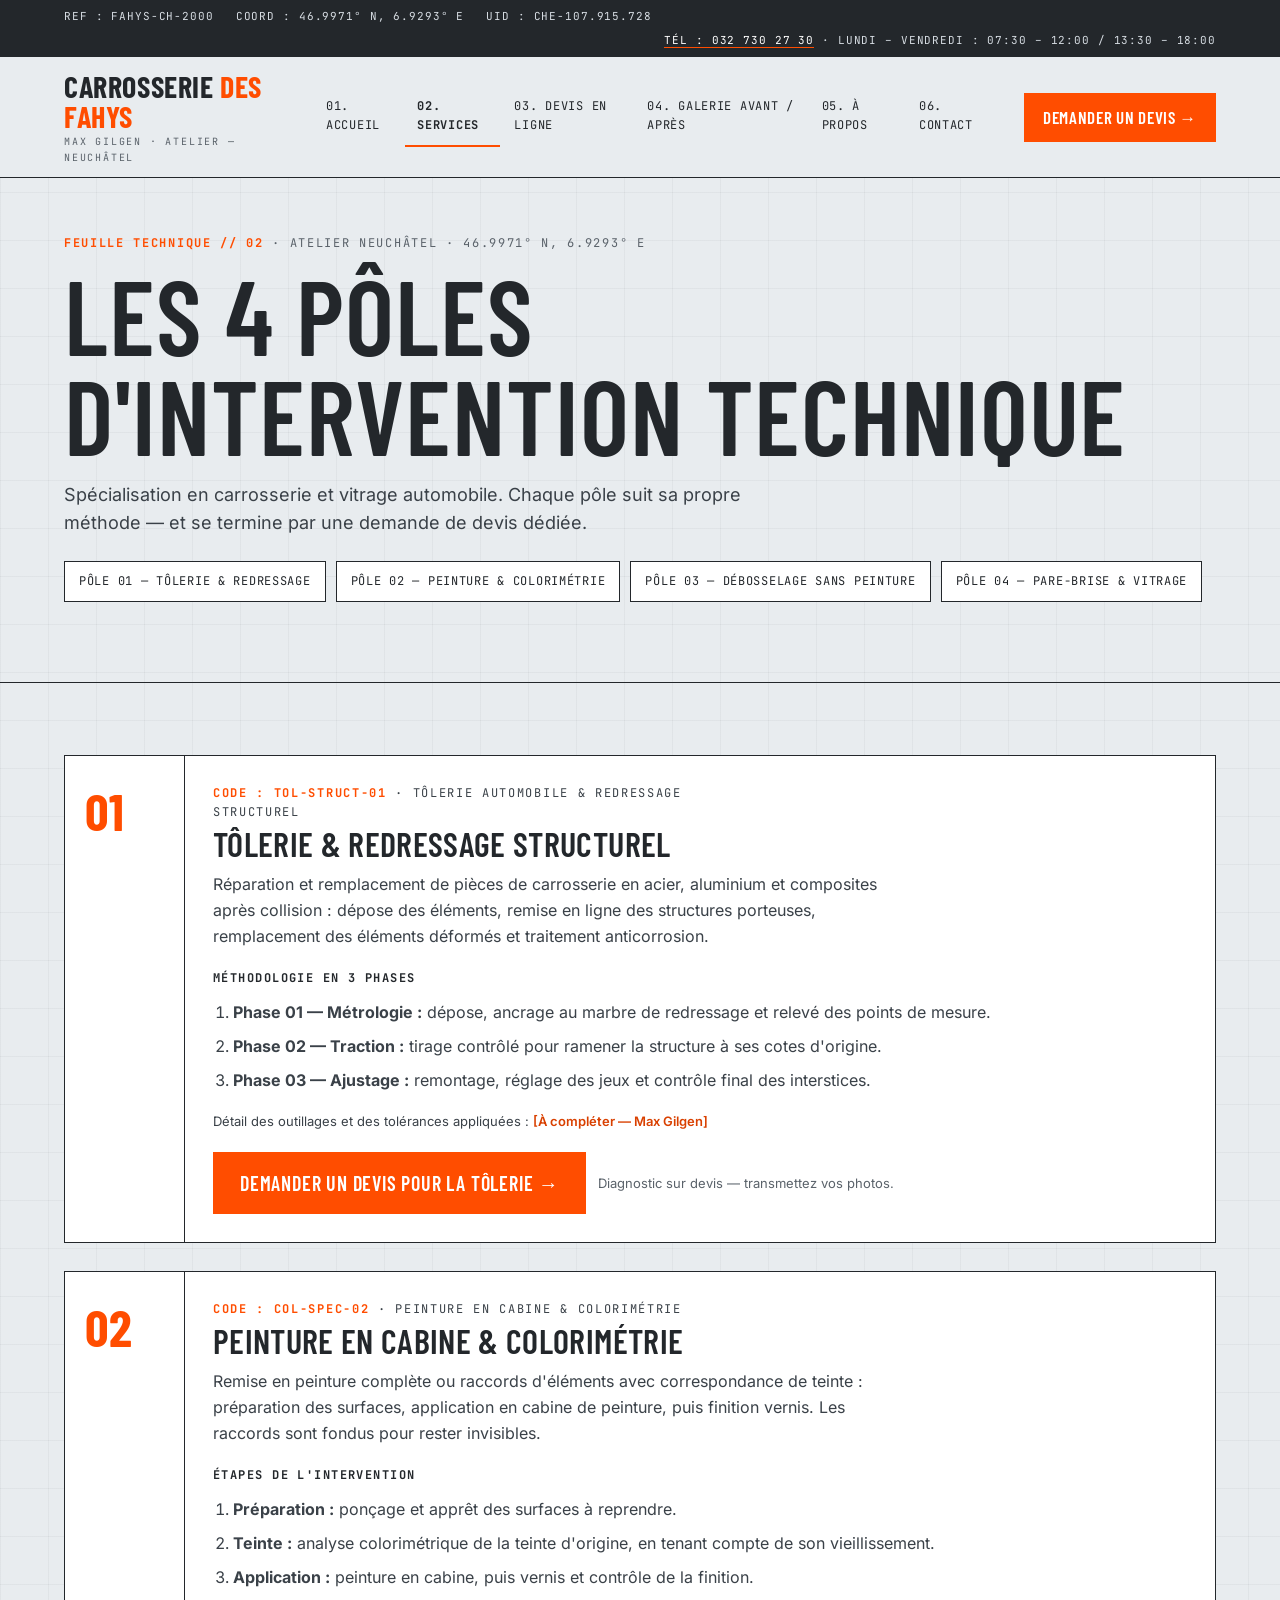
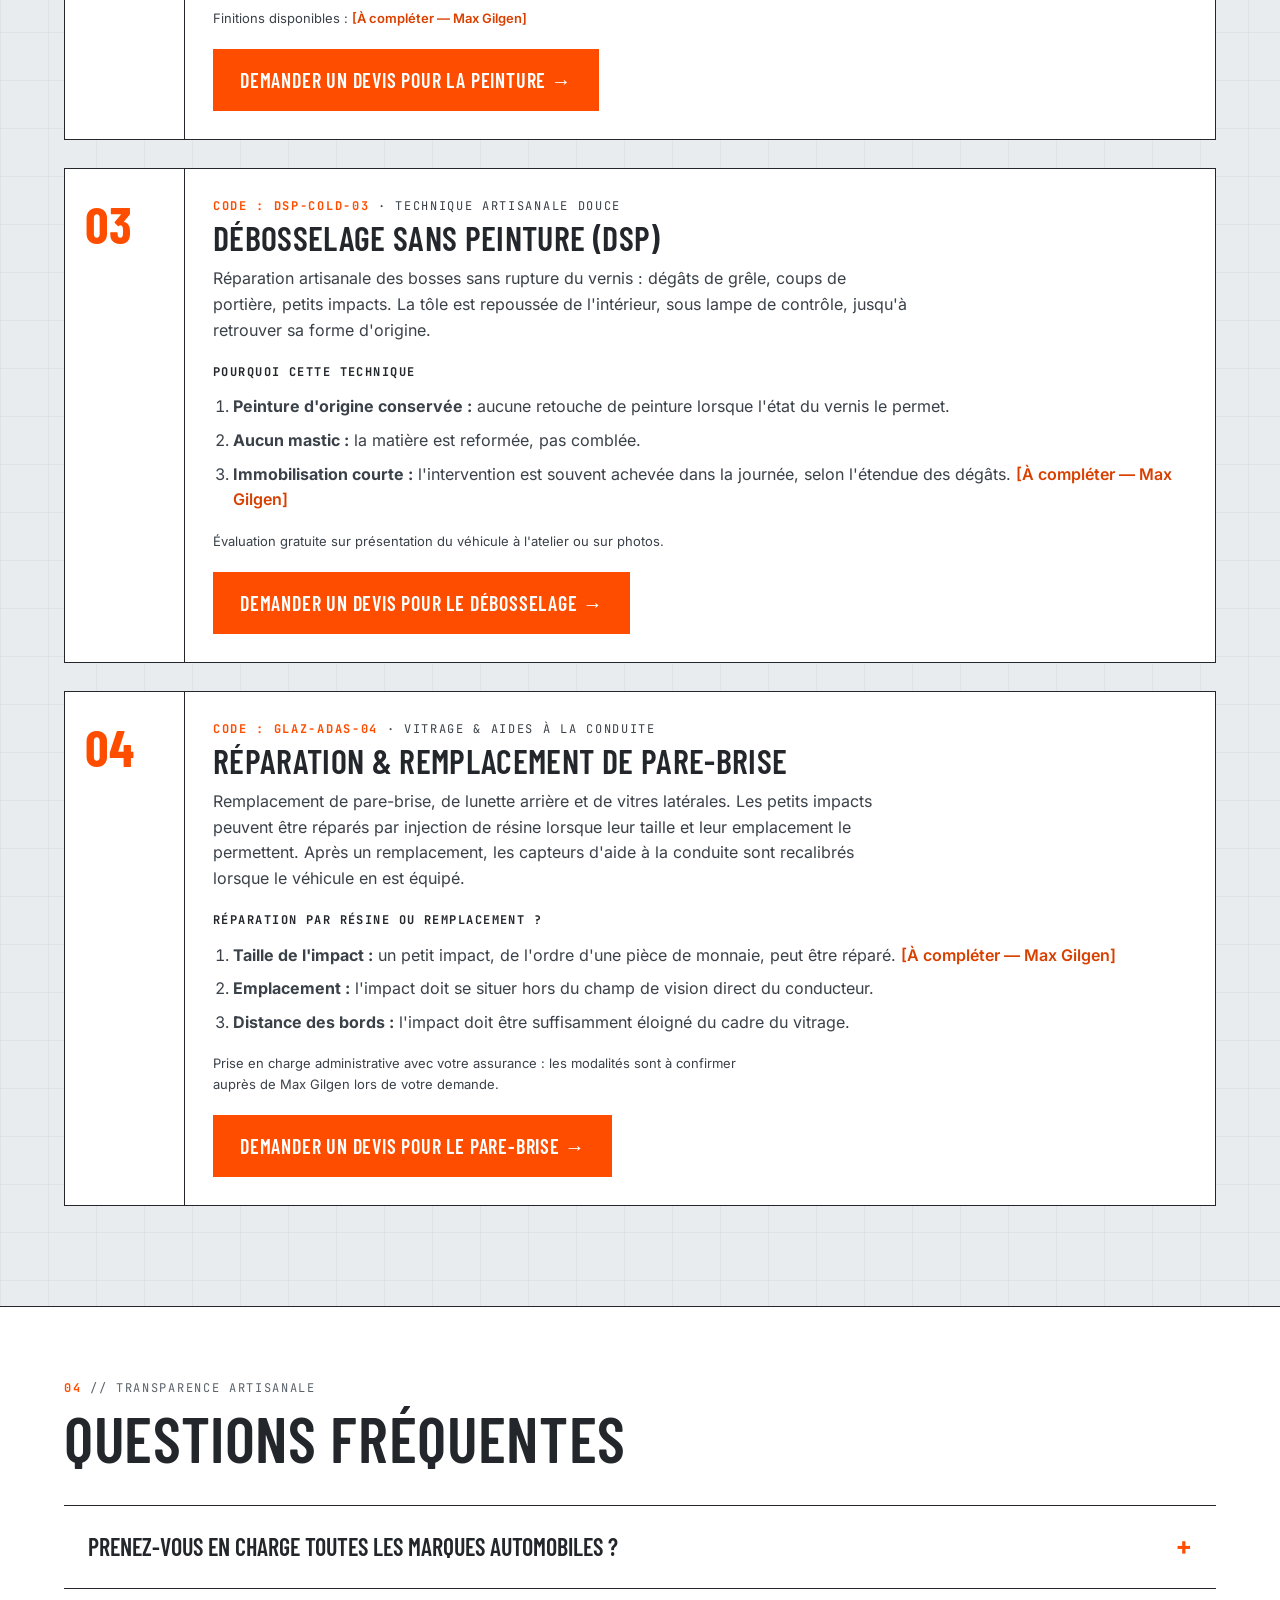
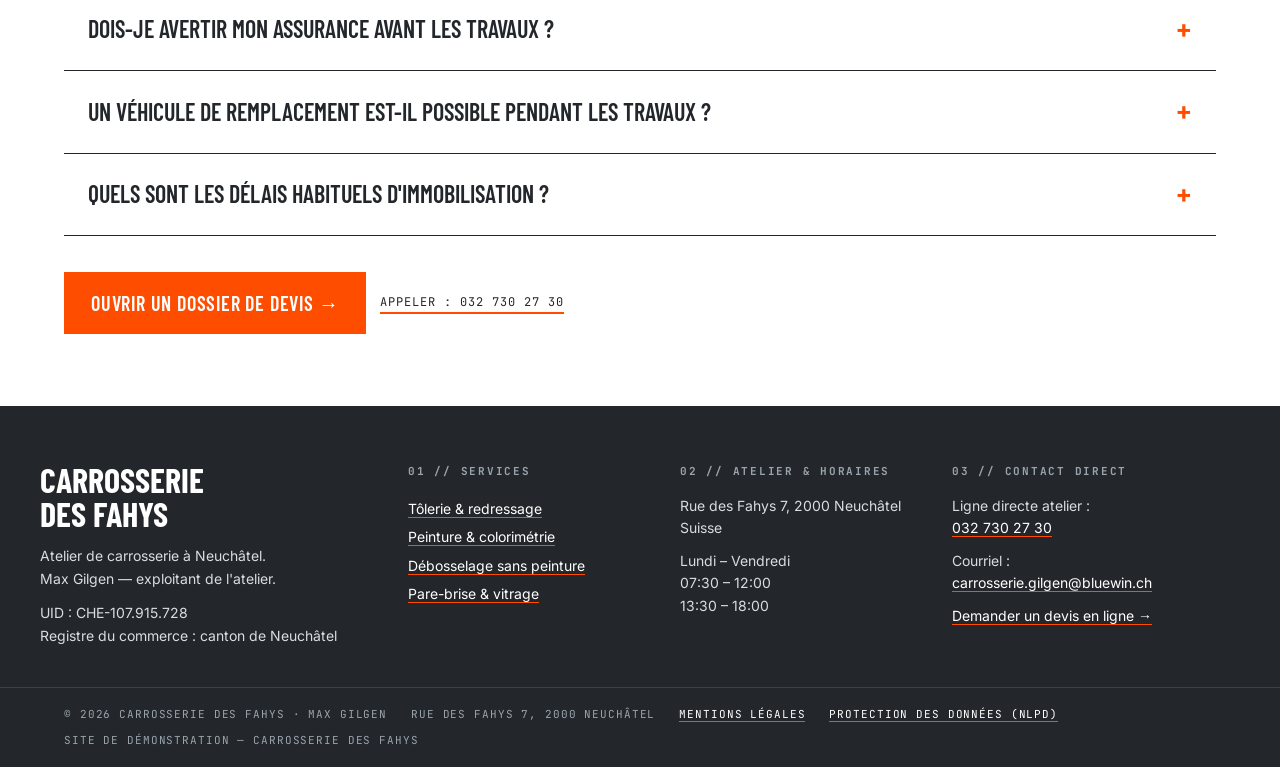
<file: services.html>
<!DOCTYPE html>
<html lang="fr-CH">
<head>
<meta charset="utf-8">
<meta name="viewport" content="width=device-width, initial-scale=1">
<title>Services — Carrosserie des Fahys · Neuchâtel</title>
<meta name="description" content="Les 4 pôles d'intervention de la Carrosserie des Fahys à Neuchâtel : tôlerie, peinture, débosselage, pare-brise.">
<link rel="stylesheet" href="assets/css/style.css">
<link rel="icon" href="assets/img/favicon.svg" type="image/svg+xml">
</head>
<body>
<a class="skip" href="#contenu">Aller au contenu</a>
<div class="util"><div class="wrap">
<span>REF : FAHYS-CH-2000</span><span>COORD : 46.9971° N, 6.9293° E</span><span>UID : CHE-107.915.728</span>
<span class="u-r"><a href="tel:+41327302730">Tél : 032 730 27 30</a> · Lundi – Vendredi : 07:30 – 12:00 / 13:30 – 18:00</span>
</div></div>
<header class="site"><div class="wrap">
<a class="logo" href="index.html" aria-label="Carrosserie des Fahys — Accueil"><b>Carrosserie <em>des Fahys</em></b><span>Max Gilgen · Atelier — Neuchâtel</span></a>
<nav class="main" aria-label="Navigation principale"><a href="index.html" class="">01. Accueil</a><a href="services.html" class="on">02. Services</a><a href="devis.html" class="">03. Devis en ligne</a><a href="galerie.html" class="">04. Galerie avant / après</a><a href="a-propos.html" class="">05. À propos</a><a href="contact.html" class="">06. Contact</a></nav>
<a class="btn" href="devis.html">Demander un devis →</a>
<button class="burger" aria-label="Ouvrir le menu" aria-expanded="false"><i></i><i></i><i></i></button>
</div>
<nav class="mobilenav" aria-label="Navigation mobile"><a href="index.html" class=""><span>01. Accueil</span><span>→</span></a><a href="services.html" class="on"><span>02. Services</span><span>→</span></a><a href="devis.html" class=""><span>03. Devis en ligne</span><span>→</span></a><a href="galerie.html" class=""><span>04. Galerie avant / après</span><span>→</span></a><a href="a-propos.html" class=""><span>05. À propos</span><span>→</span></a><a href="contact.html" class=""><span>06. Contact</span><span>→</span></a></nav>
</header>
<main id="contenu">

<section class="pagehead"><div class="wrap">
<p class="kicker"><b>Feuille technique // 02</b> · Atelier Neuchâtel · 46.9971° N, 6.9293° E</p>
<h1>Les 4 pôles<br>d'intervention technique</h1>
<p class="lede">Spécialisation en carrosserie et vitrage automobile. Chaque pôle suit sa propre méthode — et se termine par une demande de devis dédiée.</p>
<div class="jump">
<a href="#tolerie">Pôle 01 — Tôlerie &amp; redressage</a>
<a href="#peinture">Pôle 02 — Peinture &amp; colorimétrie</a>
<a href="#debosselage">Pôle 03 — Débosselage sans peinture</a>
<a href="#pare-brise">Pôle 04 — Pare-brise &amp; vitrage</a>
</div>
</div></section>

<section class="block"><div class="wrap">
<article class="pole" id="tolerie"><div class="no">01</div><div class="bd">
<p class="kicker"><b>Code : TOL-STRUCT-01</b> · Tôlerie automobile &amp; redressage structurel</p>
<h3>Tôlerie &amp; redressage structurel</h3>
<p>Réparation et remplacement de pièces de carrosserie en acier, aluminium et composites après collision : dépose des éléments, remise en ligne des structures porteuses, remplacement des éléments déformés et traitement anticorrosion.</p>
<h4>Méthodologie en 3 phases</h4>
<ol><li><b>Phase 01 — Métrologie :</b> dépose, ancrage au marbre de redressage et relevé des points de mesure.</li>
<li><b>Phase 02 — Traction :</b> tirage contrôlé pour ramener la structure à ses cotes d'origine.</li>
<li><b>Phase 03 — Ajustage :</b> remontage, réglage des jeux et contrôle final des interstices.</li></ol>
<p class="note" style="margin-top:14px">Détail des outillages et des tolérances appliquées : <span class="ph">[À compléter — Max Gilgen]</span></p>
<div class="cta-row"><a class="btn" href="devis.html?service=tolerie">Demander un devis pour la tôlerie →</a><span class="note">Diagnostic sur devis — transmettez vos photos.</span></div>
</div></article>

<article class="pole" id="peinture"><div class="no">02</div><div class="bd">
<p class="kicker"><b>Code : COL-SPEC-02</b> · Peinture en cabine &amp; colorimétrie</p>
<h3>Peinture en cabine &amp; colorimétrie</h3>
<p>Remise en peinture complète ou raccords d'éléments avec correspondance de teinte : préparation des surfaces, application en cabine de peinture, puis finition vernis. Les raccords sont fondus pour rester invisibles.</p>
<h4>Étapes de l'intervention</h4>
<ol><li><b>Préparation :</b> ponçage et apprêt des surfaces à reprendre.</li><li><b>Teinte :</b> analyse colorimétrique de la teinte d'origine, en tenant compte de son vieillissement.</li><li><b>Application :</b> peinture en cabine, puis vernis et contrôle de la finition.</li></ol>
<p class="note" style="margin-top:14px">Finitions disponibles : <span class="ph">[À compléter — Max Gilgen]</span></p>
<div class="cta-row"><a class="btn" href="devis.html?service=peinture">Demander un devis pour la peinture →</a></div>
</div></article>

<article class="pole" id="debosselage"><div class="no">03</div><div class="bd">
<p class="kicker"><b>Code : DSP-COLD-03</b> · Technique artisanale douce</p>
<h3>Débosselage sans peinture (DSP)</h3>
<p>Réparation artisanale des bosses sans rupture du vernis : dégâts de grêle, coups de portière, petits impacts. La tôle est repoussée de l'intérieur, sous lampe de contrôle, jusqu'à retrouver sa forme d'origine.</p>
<h4>Pourquoi cette technique</h4>
<ol><li><b>Peinture d'origine conservée :</b> aucune retouche de peinture lorsque l'état du vernis le permet.</li><li><b>Aucun mastic :</b> la matière est reformée, pas comblée.</li><li><b>Immobilisation courte :</b> l'intervention est souvent achevée dans la journée, selon l'étendue des dégâts. <span class="ph">[À compléter — Max Gilgen]</span></li></ol>
<p class="note" style="margin-top:14px">Évaluation gratuite sur présentation du véhicule à l'atelier ou sur photos.</p>
<div class="cta-row"><a class="btn" href="devis.html?service=debosselage">Demander un devis pour le débosselage →</a></div>
</div></article>

<article class="pole" id="pare-brise"><div class="no">04</div><div class="bd">
<p class="kicker"><b>Code : GLAZ-ADAS-04</b> · Vitrage &amp; aides à la conduite</p>
<h3>Réparation &amp; remplacement de pare-brise</h3>
<p>Remplacement de pare-brise, de lunette arrière et de vitres latérales. Les petits impacts peuvent être réparés par injection de résine lorsque leur taille et leur emplacement le permettent. Après un remplacement, les capteurs d'aide à la conduite sont recalibrés lorsque le véhicule en est équipé.</p>
<h4>Réparation par résine ou remplacement ?</h4>
<ol><li><b>Taille de l'impact :</b> un petit impact, de l'ordre d'une pièce de monnaie, peut être réparé. <span class="ph">[À compléter — Max Gilgen]</span></li>
<li><b>Emplacement :</b> l'impact doit se situer hors du champ de vision direct du conducteur.</li>
<li><b>Distance des bords :</b> l'impact doit être suffisamment éloigné du cadre du vitrage.</li></ol>
<p class="note" style="margin-top:14px">Prise en charge administrative avec votre assurance : les modalités sont à confirmer auprès de Max Gilgen lors de votre demande.</p>
<div class="cta-row"><a class="btn" href="devis.html?service=pare-brise">Demander un devis pour le pare-brise →</a></div>
</div></article>
</div></section>

<section class="block" style="background:var(--white)"><div class="wrap">
<div class="sec-head"><div><p class="kicker"><b>04</b> // Transparence artisanale</p><h2>Questions fréquentes</h2></div></div>
<div class="faq">
<details><summary>Prenez-vous en charge toutes les marques automobiles ?</summary><div class="a"><p>L'atelier prend en charge les véhicules de toutes marques, de la citadine aux berlines. Pour un modèle particulier, transmettez la marque et le modèle dans votre demande de devis — Max Gilgen confirme la faisabilité.</p></div></details>
<details><summary>Dois-je avertir mon assurance avant les travaux ?</summary><div class="a"><p>En Suisse, déclarez le sinistre à votre assurance (responsabilité civile, casco partielle ou casco complète). Vous restez libre de choisir votre réparateur. Les modalités de prise en charge administrative sont à confirmer auprès de Max Gilgen.</p></div></details>
<details><summary>Un véhicule de remplacement est-il possible pendant les travaux ?</summary><div class="a"><p>Modalité à confirmer auprès de Max Gilgen lors de la confirmation de votre planning.</p></div></details>
<details><summary>Quels sont les délais habituels d'immobilisation ?</summary><div class="a"><p>Ils dépendent de la nature du dommage et de la disponibilité des pièces. <span class="ph">[À compléter — Max Gilgen]</span> — l'atelier vous indique un calendrier après examen de votre véhicule.</p></div></details>
</div>
<div style="margin-top:36px;display:flex;flex-wrap:wrap;gap:14px;align-items:center">
<a class="btn" href="devis.html">Ouvrir un dossier de devis →</a>
<a class="tel mono" href="tel:+41327302730" style="text-decoration:none;border-bottom:2px solid var(--orange)">Appeler : 032 730 27 30</a>
</div>
</div></section>

</main>
<footer class="site">
<div class="wrap cols">
<div>
<div class="fname">Carrosserie<br>des Fahys</div>
<p style="margin-top:14px">Atelier de carrosserie à Neuchâtel.<br>Max Gilgen — exploitant de l'atelier.</p>
<p style="margin-top:12px">UID : CHE-107.915.728<br>Registre du commerce : canton de Neuchâtel</p>
</div>
<div>
<h4>01 // Services</h4>
<ul>
<li><a href="services.html#tolerie">Tôlerie &amp; redressage</a></li>
<li><a href="services.html#peinture">Peinture &amp; colorimétrie</a></li>
<li><a href="services.html#debosselage">Débosselage sans peinture</a></li>
<li><a href="services.html#pare-brise">Pare-brise &amp; vitrage</a></li>
</ul>
</div>
<div>
<h4>02 // Atelier &amp; horaires</h4>
<p>Rue des Fahys 7, 2000 Neuchâtel<br>Suisse</p>
<p style="margin-top:10px">Lundi – Vendredi<br>07:30 – 12:00<br>13:30 – 18:00</p>
</div>
<div>
<h4>03 // Contact direct</h4>
<p>Ligne directe atelier :<br><a href="tel:+41327302730">032 730 27 30</a></p>
<p style="margin-top:10px">Courriel :<br><a href="mailto:carrosserie.gilgen@bluewin.ch">carrosserie.gilgen@bluewin.ch</a></p>
<p style="margin-top:10px"><a href="devis.html">Demander un devis en ligne →</a></p>
</div>
</div>
<div class="base"><div class="wrap">
<span>© 2026 Carrosserie des Fahys · Max Gilgen</span>
<span>Rue des Fahys 7, 2000 Neuchâtel</span>
<span><a href="mentions-legales.html">Mentions légales</a></span>
<span><a href="mentions-legales.html#donnees">Protection des données (nLPD)</a></span>
<span>Site de démonstration — Carrosserie des Fahys</span>
</div></div>
</footer>
<script src="assets/js/main.js"></script>
</body>
</html>
</file>
<file: assets/css/style.css>
@font-face{font-family:'Barlow Condensed';font-style:normal;font-weight:500;font-display:swap;src:url(../fonts/BarlowCondensed-500.woff2) format('woff2')}
@font-face{font-family:'Barlow Condensed';font-style:normal;font-weight:600;font-display:swap;src:url(../fonts/BarlowCondensed-600.woff2) format('woff2')}
@font-face{font-family:'Barlow Condensed';font-style:normal;font-weight:700;font-display:swap;src:url(../fonts/BarlowCondensed-700.woff2) format('woff2')}
@font-face{font-family:'Inter';font-style:normal;font-weight:400;font-display:swap;src:url(../fonts/Inter-400.woff2) format('woff2')}
@font-face{font-family:'Inter';font-style:normal;font-weight:500;font-display:swap;src:url(../fonts/Inter-500.woff2) format('woff2')}
@font-face{font-family:'Inter';font-style:normal;font-weight:600;font-display:swap;src:url(../fonts/Inter-600.woff2) format('woff2')}
@font-face{font-family:'Inter';font-style:normal;font-weight:700;font-display:swap;src:url(../fonts/Inter-700.woff2) format('woff2')}
@font-face{font-family:'JetBrains Mono';font-style:normal;font-weight:400;font-display:swap;src:url(../fonts/JetBrainsMono-400.woff2) format('woff2')}
@font-face{font-family:'JetBrains Mono';font-style:normal;font-weight:500;font-display:swap;src:url(../fonts/JetBrainsMono-500.woff2) format('woff2')}
@font-face{font-family:'JetBrains Mono';font-style:normal;font-weight:700;font-display:swap;src:url(../fonts/JetBrainsMono-700.woff2) format('woff2')}
:root{--steel:#E8ECEF;--steel2:#DFE4E8;--ink:#23272B;--ink2:#3A4148;--mut:#5A626A;--line:#23272B;--hair:#B9C0C7;--orange:#FF4D00;--orange-d:#D94000;--white:#FFFFFF;--disp:'Barlow Condensed',sans-serif;--body:'Inter',sans-serif;--mono:'JetBrains Mono',monospace}
*{margin:0;padding:0;box-sizing:border-box}
html{scroll-behavior:smooth}
body{background:var(--steel);color:var(--ink);font-family:var(--body);font-size:16px;line-height:1.6;-webkit-font-smoothing:antialiased;
background-image:linear-gradient(rgba(35,39,43,.045) 1px,transparent 1px),linear-gradient(90deg,rgba(35,39,43,.045) 1px,transparent 1px);background-size:48px 48px}
::selection{background:var(--orange);color:#fff}
a{color:inherit;overflow-wrap:anywhere}
img,svg{max-width:100%;display:block}
.wrap{max-width:1200px;margin:0 auto;padding:0 24px}
.mono{font-family:var(--mono);font-size:12px;letter-spacing:.08em;text-transform:uppercase}
.kicker{font-family:var(--mono);font-size:12px;letter-spacing:.14em;text-transform:uppercase;color:var(--mut)}
.kicker b,.kicker strong{color:var(--orange);font-weight:700}
h1,h2,h3{font-family:var(--disp);font-weight:600;text-transform:uppercase;line-height:.95;letter-spacing:.01em}
h1{font-size:clamp(52px,8.2vw,108px)}
h2{font-size:clamp(38px,5vw,64px)}
h3{font-size:clamp(24px,2.6vw,32px)}
.lede{font-size:18px;line-height:1.55;color:var(--ink2);max-width:62ch}
.rule{height:1px;background:var(--ink);border:0}
.btn{display:inline-flex;align-items:center;gap:10px;background:var(--orange);color:#fff;font-family:var(--disp);font-weight:600;font-size:20px;letter-spacing:.04em;text-transform:uppercase;text-decoration:none;padding:14px 26px;border:1px solid var(--orange);cursor:pointer;transition:background .15s,transform .15s}
.btn:hover{background:var(--orange-d);transform:translateY(-1px)}
.btn.ghost{background:transparent;color:var(--ink);border:1px solid var(--ink)}
.btn.ghost:hover{background:var(--ink);color:#fff}
.btn.dark{background:var(--ink);border-color:var(--ink)}
.btn.dark:hover{background:#000}
.tag{display:inline-block;font-family:var(--mono);font-size:11px;letter-spacing:.12em;text-transform:uppercase;border:1px solid var(--ink);padding:4px 10px}
.ph{color:var(--orange-d);font-weight:600}
/* utility bar */
.util{background:var(--ink);color:#D7DDE3;font-family:var(--mono);font-size:11px;letter-spacing:.08em;text-transform:uppercase}
.util .wrap{display:flex;flex-wrap:wrap;gap:6px 22px;align-items:center;padding-top:8px;padding-bottom:8px}
.util a{color:#fff;text-decoration:none;border-bottom:1px solid var(--orange)}
.util .u-r{margin-left:auto}
/* header */
header.site{position:sticky;top:0;z-index:60;background:var(--steel);border-bottom:1px solid var(--ink)}
header.site .wrap{display:flex;align-items:center;gap:28px;padding-top:14px;padding-bottom:14px}
.logo{text-decoration:none;line-height:1}
.logo b{font-family:var(--disp);font-weight:700;font-size:30px;text-transform:uppercase;letter-spacing:.02em;display:block}
.logo b em{font-style:normal;color:var(--orange)}
.logo span{font-family:var(--mono);font-size:10px;letter-spacing:.18em;text-transform:uppercase;color:var(--mut)}
nav.main{margin-left:auto;display:flex;gap:2px}
nav.main a{font-family:var(--mono);font-size:12px;letter-spacing:.06em;text-transform:uppercase;text-decoration:none;padding:10px 12px;border-bottom:2px solid transparent}
nav.main a:hover{border-bottom-color:var(--orange)}
nav.main a.on{border-bottom-color:var(--orange);font-weight:700}
header.site .btn{padding:10px 18px;font-size:17px;white-space:nowrap}
.burger{display:none;background:none;border:1px solid var(--ink);width:44px;height:44px;cursor:pointer;flex-direction:column;align-items:center;justify-content:center;gap:5px}
.burger i{display:block;width:22px;height:2px;background:var(--ink)}
.mobilenav{display:none;border-top:1px solid var(--ink);background:var(--steel)}
.mobilenav.open{display:block}
.mobilenav a{display:flex;justify-content:space-between;font-family:var(--mono);font-size:13px;letter-spacing:.06em;text-transform:uppercase;text-decoration:none;padding:14px 24px;border-bottom:1px solid var(--hair)}
.mobilenav a.on{color:var(--orange);font-weight:700}
/* hero */
.hero{padding:64px 0 56px;border-bottom:1px solid var(--ink);position:relative;overflow:hidden}
.hero .grid{display:grid;grid-template-columns:1.05fr .95fr;gap:48px;align-items:center}
.hero h1 .u{box-shadow:inset 0 -.18em 0 var(--orange)}
.hero h1 .line{display:block;overflow:hidden}
.hero h1 .line span{display:inline-block;transform:translateY(110%);animation:rise .5s cubic-bezier(.16,1,.3,1) forwards}
.hero h1 .line:nth-child(2) span{animation-delay:.09s}
.hero h1 .line:nth-child(3) span{animation-delay:.18s}
@keyframes rise{to{transform:translateY(0)}}
.hero .lede{margin:22px 0 28px}
.hero-cta{display:flex;flex-wrap:wrap;gap:14px;align-items:center}
.hero-cta .tel{font-family:var(--mono);font-size:13px;letter-spacing:.06em;text-transform:uppercase;text-decoration:none;border-bottom:2px solid var(--orange);padding-bottom:2px}
.herofig{position:relative}
.herofig svg{width:100%;height:auto}
.draw path,.draw line,.draw circle{stroke-dasharray:1200;stroke-dashoffset:1200;animation:draw 1.6s cubic-bezier(.16,1,.3,1) forwards}
.draw .d2{animation-delay:.25s}.draw .d3{animation-delay:.5s}.draw .d4{animation-delay:.75s}.draw .d5{animation-delay:1s}
@keyframes draw{to{stroke-dashoffset:0}}
.dim{opacity:0;animation:dimIn .5s ease forwards}
.dim.d1{animation-delay:.7s}.dim.d2{animation-delay:.9s}.dim.d3{animation-delay:1.1s}
@keyframes dimIn{from{opacity:0;transform:translateX(-8px)}to{opacity:1;transform:none}}
.herofig .figcap{display:flex;justify-content:space-between;font-family:var(--mono);font-size:11px;letter-spacing:.1em;text-transform:uppercase;color:var(--mut);border-top:1px solid var(--ink);padding-top:8px;margin-top:6px}
/* trust strip */
.trust{border-bottom:1px solid var(--ink);background:var(--white)}
.trust .wrap{display:grid;grid-template-columns:repeat(4,1fr)}
.trust div{padding:18px 20px;border-left:1px solid var(--hair)}
.trust div:first-child{border-left:0}
.trust .t{font-family:var(--mono);font-size:11px;letter-spacing:.12em;text-transform:uppercase;color:var(--mut)}
.trust .v{font-family:var(--disp);font-weight:600;font-size:22px;text-transform:uppercase;line-height:1.05;margin-top:4px}
/* sections */
section.block{padding:72px 0;border-bottom:1px solid var(--ink)}
.sec-head{display:flex;flex-wrap:wrap;align-items:flex-end;justify-content:space-between;gap:16px;margin-bottom:36px}
.sec-head h2{margin-top:10px}
.num{font-family:var(--disp);font-weight:700;font-size:20px;color:var(--orange)}
/* service cards */
.cards{display:grid;grid-template-columns:repeat(4,1fr);gap:0;border:1px solid var(--ink)}
.cards.c3{grid-template-columns:repeat(3,1fr)}
.card{background:var(--steel);border-left:1px solid var(--ink);padding:28px 24px;display:flex;flex-direction:column;gap:12px;min-height:300px}
.card:first-child{border-left:0}
.card .n{font-family:var(--disp);font-weight:700;font-size:56px;line-height:1;color:var(--orange)}
.card h3{font-size:28px}
.card p{font-size:15px;color:var(--ink2);flex:1}
.card ul{list-style:none;font-size:14px;color:var(--ink2)}
.card ul li{padding:6px 0;border-top:1px solid var(--hair)}
.card ul li:before{content:"— ";color:var(--orange)}
.card a.cta{font-family:var(--mono);font-size:12px;letter-spacing:.08em;text-transform:uppercase;text-decoration:none;border-bottom:2px solid var(--orange);align-self:flex-start}
/* steps */
.steps{display:grid;grid-template-columns:repeat(3,1fr);gap:0;border:1px solid var(--ink)}
.step{background:var(--white);border-left:1px solid var(--ink);padding:28px 24px}
.step:first-child{border-left:0}
.step .n{font-family:var(--disp);font-weight:700;font-size:56px;line-height:1}
.step h3{margin:12px 0 8px}
.step p{font-size:15px;color:var(--ink2)}
/* slider */
.ba{position:relative;overflow:hidden;border:1px solid var(--ink);background:var(--steel2);aspect-ratio:16/9;user-select:none;touch-action:none}
.ba .pane{position:absolute;inset:0;display:flex;align-items:center;justify-content:center;flex-direction:column;gap:10px;text-align:center;padding:20px}
.ba .pane.after{background:var(--ink);color:#E8ECEF;clip-path:inset(0 0 0 var(--pos,50%))}
.ba .pane .big{font-family:var(--disp);font-weight:700;font-size:clamp(34px,5vw,64px);text-transform:uppercase;line-height:.95}
.ba .pane .lbl{font-family:var(--mono);font-size:12px;letter-spacing:.14em;text-transform:uppercase}
.ba .pane.before .big{color:var(--ink)}
.ba .pane.after .big{color:#fff}
.ba .pane .hat{font-family:var(--mono);font-size:12px;letter-spacing:.12em;text-transform:uppercase;border:1px dashed currentColor;padding:6px 12px}
.ba .handle{position:absolute;top:0;bottom:0;left:var(--pos,50%);width:2px;background:var(--orange);cursor:ew-resize;z-index:3}
.ba .handle:after{content:"◂ ▸";position:absolute;top:50%;left:50%;transform:translate(-50%,-50%);background:var(--orange);color:#fff;font-size:13px;letter-spacing:1px;padding:10px 8px;white-space:nowrap}
.ba input[type=range]{position:absolute;inset:0;width:100%;height:100%;opacity:0;cursor:ew-resize;margin:0}
/* hours bar */
.hoursbar{background:var(--ink);color:#E8ECEF}
.hoursbar .wrap{display:grid;grid-template-columns:repeat(3,1fr);gap:24px;padding-top:34px;padding-bottom:34px}
.hoursbar h3{color:#fff}
.hoursbar .k{font-family:var(--mono);font-size:11px;letter-spacing:.14em;text-transform:uppercase;color:#9AA4AD}
.hoursbar p{margin-top:8px;font-size:15px}
.hoursbar a{color:#fff;text-decoration:none;border-bottom:1px solid var(--orange)}
.hoursbar table{width:100%;border-collapse:collapse;margin-top:8px;font-size:15px}
.hoursbar td{padding:4px 0;border-top:1px solid #3A4148}
.hoursbar td:last-child{text-align:right;font-family:var(--mono);font-size:13px}
/* footer */
footer.site{background:var(--ink);color:#D7DDE3}
footer.site .cols{display:grid;grid-template-columns:1.4fr 1fr 1fr 1.2fr;gap:32px;padding:56px 0 40px}
footer.site h4{font-family:var(--mono);font-size:11px;letter-spacing:.16em;text-transform:uppercase;color:#9AA4AD;margin-bottom:14px}
footer.site .fname{font-family:var(--disp);font-weight:700;font-size:34px;text-transform:uppercase;color:#fff;line-height:1}
footer.site p,footer.site li{font-size:14px;line-height:1.6}
footer.site ul{list-style:none}
footer.site li{padding:3px 0}
footer.site a{color:#fff;text-decoration:none;border-bottom:1px solid var(--orange)}
footer.site .base{border-top:1px solid #3A4148;padding:18px 0;font-family:var(--mono);font-size:11px;letter-spacing:.08em;text-transform:uppercase;color:#9AA4AD}
footer.site .base .wrap{display:flex;flex-wrap:wrap;gap:8px 24px}
/* service detail */
.pole{border:1px solid var(--ink);background:var(--white);margin-bottom:28px;display:grid;grid-template-columns:120px 1fr}
.pole .no{border-right:1px solid var(--ink);padding:28px 20px;font-family:var(--disp);font-weight:700;font-size:52px;color:var(--orange);line-height:1}
.pole .bd{padding:28px}
.pole h3{font-size:34px;margin:6px 0 12px}
.pole p{color:var(--ink2);max-width:70ch}
.pole h4{font-family:var(--mono);font-size:12px;letter-spacing:.12em;text-transform:uppercase;margin:20px 0 8px}
.pole ol{margin-left:20px;color:var(--ink2)}
.pole ol li{padding:4px 0}
.pole .cta-row{margin-top:20px;display:flex;flex-wrap:wrap;gap:12px;align-items:center}
.jump{display:flex;flex-wrap:wrap;gap:10px;margin:24px 0 40px}
.jump a{font-family:var(--mono);font-size:12px;letter-spacing:.06em;text-transform:uppercase;text-decoration:none;border:1px solid var(--ink);padding:10px 14px;background:var(--white)}
.jump a:hover{background:var(--ink);color:#fff}
/* faq */
.faq{border-top:1px solid var(--ink)}
.faq details{border-bottom:1px solid var(--ink);background:var(--white)}
.faq summary{cursor:pointer;list-style:none;font-family:var(--disp);font-weight:600;font-size:24px;text-transform:uppercase;padding:20px 24px;display:flex;justify-content:space-between;gap:16px;align-items:center}
.faq summary::-webkit-details-marker{display:none}
.faq summary:after{content:"+";font-family:var(--mono);color:var(--orange);font-size:26px}
.faq details[open ] summary:after{content:"–"}
.faq .a{padding:0 24px 22px;color:var(--ink2);max-width:75ch}
/* forms */
.formcard{border:1px solid var(--ink);background:var(--white)}
.progress{display:flex;border-bottom:1px solid var(--ink)}
.progress .st{flex:1;padding:16px 12px;text-align:center;font-family:var(--mono);font-size:11px;letter-spacing:.08em;text-transform:uppercase;border-left:1px solid var(--hair);color:var(--mut);background:var(--steel)}
.progress .st:first-child{border-left:0}
.progress .st b{display:block;font-family:var(--disp);font-size:26px;color:var(--ink);line-height:1}
.progress .st.on{background:var(--ink);color:#fff}
.progress .st.on b{color:var(--orange)}
.progress .st.done{background:#E8ECEF;color:var(--ink)}
.progress .st.done b{color:var(--orange)}
.wiz{padding:32px}
.wiz .fstep{display:none}
.wiz .fstep.on{display:block;animation:fadein .3s ease}
@keyframes fadein{from{opacity:0;transform:translateY(6px)}to{opacity:1;transform:none}}
.field{margin-bottom:18px}
.field label{display:block;font-family:var(--mono);font-size:12px;letter-spacing:.1em;text-transform:uppercase;margin-bottom:6px}
.field label .req{color:var(--orange)}
.field input,.field select,.field textarea{width:100%;font-family:var(--body);font-size:16px;padding:12px 14px;border:1px solid var(--ink);background:#fff;border-radius:0;color:var(--ink)}
.field input:focus,.field select:focus,.field textarea:focus{outline:2px solid var(--orange);outline-offset:0}
.field .err{display:none;color:var(--orange-d);font-size:13px;margin-top:4px;font-weight:600}
.field.invalid input,.field.invalid select,.field.invalid textarea{border-color:var(--orange);outline:2px solid var(--orange)}
.field.invalid .err{display:block}
.frow{display:grid;grid-template-columns:1fr 1fr;gap:18px}
.checks{display:grid;grid-template-columns:1fr 1fr;gap:12px}
.check{border:1px solid var(--ink);padding:14px;display:flex;gap:12px;cursor:pointer;background:#fff}
.check input{width:18px;height:18px;accent-color:var(--orange);margin-top:2px}
.check b{font-family:var(--disp);font-size:19px;text-transform:uppercase;display:block;line-height:1.1}
.check span{font-size:13px;color:var(--ink2)}
.wiznav{display:flex;justify-content:space-between;gap:12px;margin-top:28px}
.drop{border:2px dashed var(--ink);padding:36px 20px;text-align:center;background:var(--steel);cursor:pointer}
.drop.over{border-color:var(--orange);background:#FFF1EA}
.drop p{font-family:var(--mono);font-size:12px;letter-spacing:.08em;text-transform:uppercase;color:var(--mut);margin-top:8px}
.thumbs{display:flex;flex-wrap:wrap;gap:10px;margin-top:14px}
.thumb{border:1px solid var(--ink);background:#fff;padding:8px 10px;font-family:var(--mono);font-size:11px;display:flex;gap:8px;align-items:center}
.thumb button{background:none;border:0;color:var(--orange);cursor:pointer;font-size:16px;line-height:1}
.summary{border:1px solid var(--ink);background:var(--steel);padding:24px;margin-top:28px}
.summary h3{margin-bottom:12px}
.summary dl{display:grid;grid-template-columns:180px 1fr;gap:6px 16px;font-size:14px}
.summary dt{font-family:var(--mono);font-size:11px;letter-spacing:.1em;text-transform:uppercase;color:var(--mut);padding-top:2px}
.confirm{display:none;text-align:center;padding:56px 24px}
.confirm.on{display:block;animation:fadein .35s ease}
.confirm .tick{width:72px;height:72px;border:2px solid var(--orange);color:var(--orange);font-size:40px;line-height:68px;margin:0 auto 20px}
.confirm h2{margin-bottom:12px}
.confirm p{max-width:56ch;margin:0 auto 10px;color:var(--ink2)}
.confirm .ref{font-family:var(--mono);font-size:14px;letter-spacing:.1em;border:1px solid var(--ink);display:inline-block;padding:10px 16px;margin:16px 0;background:var(--steel)}
/* gallery */
.filters{display:flex;flex-wrap:wrap;gap:10px;margin-bottom:32px}
.filters button{font-family:var(--mono);font-size:12px;letter-spacing:.08em;text-transform:uppercase;background:var(--white);border:1px solid var(--ink);padding:10px 16px;cursor:pointer}
.filters button.on{background:var(--ink);color:#fff}
.gal{display:grid;grid-template-columns:1fr 1fr;gap:28px}
.gal figure{border:1px solid var(--ink);background:var(--white)}
.gal figcaption{padding:20px 22px}
.gal figcaption h3{font-size:26px;margin:4px 0 8px}
.gal figcaption p{font-size:14px;color:var(--ink2)}
.gal .meta{display:flex;flex-wrap:wrap;gap:4px 12px;justify-content:space-between;font-family:var(--mono);font-size:11px;letter-spacing:.1em;text-transform:uppercase;color:var(--mut);margin-top:12px;border-top:1px solid var(--hair);padding-top:10px}
/* about */
.about-grid{display:grid;grid-template-columns:1.1fr .9fr;gap:40px;align-items:start}
.spec{border:1px solid var(--ink);background:var(--white)}
.spec div{display:flex;flex-wrap:wrap;justify-content:space-between;gap:4px 16px;padding:14px 20px;border-top:1px solid var(--hair);font-size:15px}
.spec div span{overflow-wrap:anywhere}
.spec div:first-child{border-top:0}
.spec .k{font-family:var(--mono);font-size:11px;letter-spacing:.12em;text-transform:uppercase;color:var(--mut);padding-top:3px}
.values{display:grid;grid-template-columns:repeat(4,1fr);gap:0;border:1px solid var(--ink);margin-top:28px}
.value{background:var(--white);border-left:1px solid var(--ink);padding:24px}
.value:first-child{border-left:0}
.value h3{font-size:24px;margin:8px 0}
.value p{font-size:14px;color:var(--ink2)}
blockquote{border-left:4px solid var(--orange);padding:8px 0 8px 22px;font-family:var(--disp);font-weight:500;font-size:30px;line-height:1.15;text-transform:uppercase}
blockquote cite{display:block;font-family:var(--mono);font-size:11px;letter-spacing:.12em;text-transform:uppercase;color:var(--mut);margin-top:12px;font-style:normal}
table.hours{width:100%;border-collapse:collapse;background:var(--white)}
table.hours td,table.hours th{border:1px solid var(--ink);padding:12px 16px;text-align:left;font-size:15px}
table.hours th{font-family:var(--mono);font-size:11px;letter-spacing:.12em;text-transform:uppercase;background:var(--ink);color:#fff}
/* legal */
.legal h2{margin:14px 0 12px}
.legal p{color:var(--ink2);max-width:75ch;margin-bottom:12px}
.legal .sec{border-top:1px solid var(--ink);padding:36px 0}
.legal .sec:first-of-type{border-top:0}
.legal ul{margin:0 0 12px 20px;color:var(--ink2)}
.legal ul li{padding:3px 0}
.mapbox{border:1px solid var(--ink);background:var(--white)}
.mapbox svg{width:100%;height:auto}
.mapbox .cap{padding:14px 20px;border-top:1px solid var(--ink);display:flex;justify-content:space-between;flex-wrap:wrap;gap:8px;font-family:var(--mono);font-size:11px;letter-spacing:.1em;text-transform:uppercase;color:var(--mut)}
.pagehead{padding:56px 0 40px;border-bottom:1px solid var(--ink)}
.pagehead h1{margin-top:12px}
.pagehead .lede{margin-top:16px}
.cta-band{background:var(--orange);color:#fff;padding:56px 0}
.cta-band h2{color:#fff}
.cta-band p{color:#FFE9E0;max-width:60ch;margin:12px 0 24px}
.cta-band .btn{background:#fff;color:var(--ink);border-color:#fff}
.cta-band .btn:hover{background:var(--ink);color:#fff;border-color:var(--ink)}
.cta-band .btn.ghost{background:transparent;color:#fff;border-color:#fff}
.cta-band .btn.ghost:hover{background:#fff;color:var(--ink)}
.note{font-size:13px;color:var(--mut)}
.small{font-size:14px}
.skip{position:absolute;left:-9999px}
.skip:focus{position:static;left:0;background:var(--orange);color:#fff;padding:8px 14px}
@media(max-width:900px){
.cards{grid-template-columns:1fr 1fr}
.cards.c3{grid-template-columns:1fr 1fr}
.card{border-left:0;border-top:1px solid var(--ink)}
.card:nth-child(-n+2){border-top:0}
.card:nth-child(even){border-left:1px solid var(--ink)}
.steps{grid-template-columns:1fr}
.step{border-left:0;border-top:1px solid var(--ink)}
.step:first-child{border-top:0}
.hero .grid{grid-template-columns:1fr}
.trust .wrap{grid-template-columns:1fr 1fr}
.trust div:nth-child(3){border-left:0}
.gal{grid-template-columns:1fr}
.values{grid-template-columns:1fr 1fr}
.value:nth-child(3){border-left:0}
.about-grid{grid-template-columns:1fr}
footer.site .cols{grid-template-columns:1fr 1fr}
.hoursbar .wrap{grid-template-columns:1fr}
.pole{grid-template-columns:1fr}
.pole .no{border-right:0;border-bottom:1px solid var(--ink);padding:16px 28px}
}
@media(max-width:700px){
nav.main,header.site .btn{display:none}
.burger{display:flex;margin-left:auto}
.util .u-r{display:none}
.cards{grid-template-columns:1fr}
.cards.c3{grid-template-columns:1fr}
.card:nth-child(even){border-left:0}
.card:nth-child(n+2){border-top:1px solid var(--ink)}
.trust .wrap{grid-template-columns:1fr}
.trust div{border-left:0;border-top:1px solid var(--hair)}
.trust div:first-child{border-top:0}
.values{grid-template-columns:1fr}
.value{border-left:0;border-top:1px solid var(--ink)}
.value:first-child{border-top:0}
footer.site .cols{grid-template-columns:1fr}
.frow{grid-template-columns:1fr}
.checks{grid-template-columns:1fr}
.progress .st span{display:none}
.progress .st b{font-size:22px}
.wiz{padding:22px 16px}
section.block{padding:52px 0}
.summary dl{grid-template-columns:1fr;gap:2px}
.hero{padding:44px 0 40px}
.logo b{font-size:24px}
}
</file>
